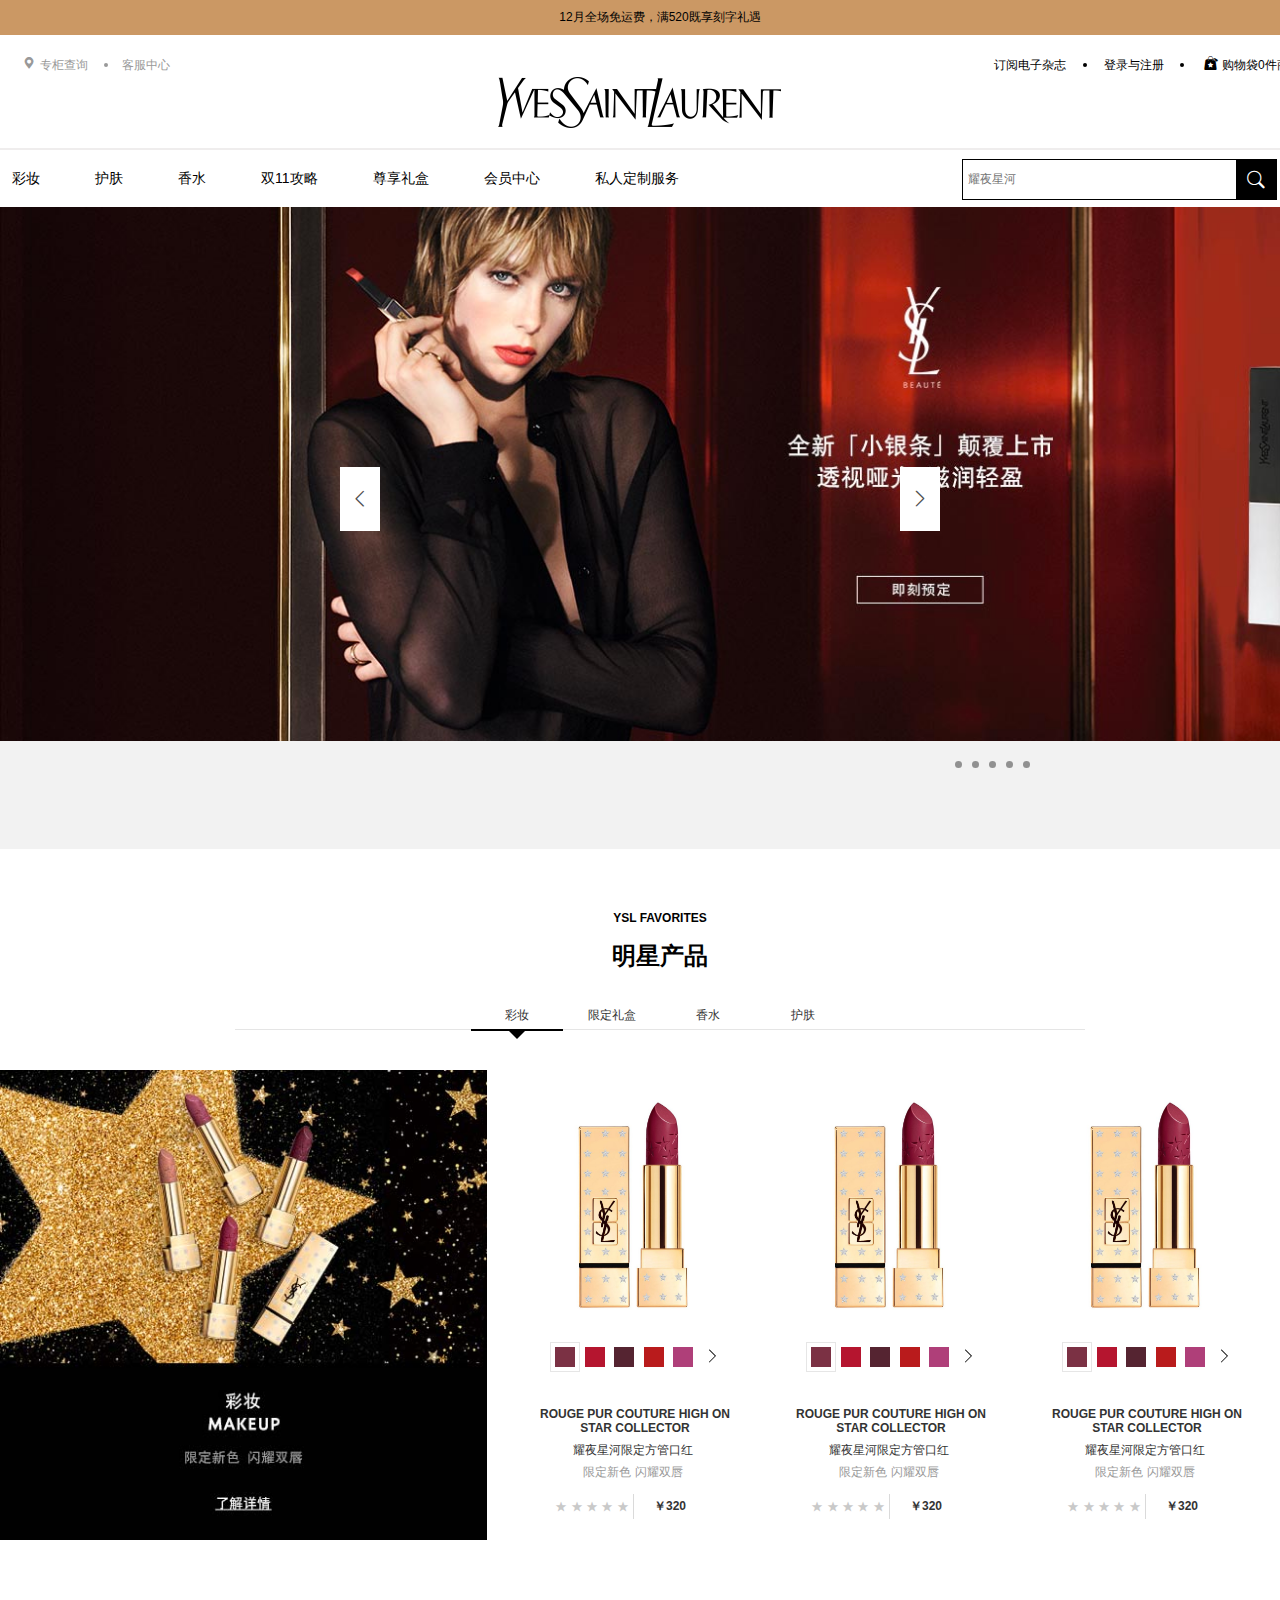
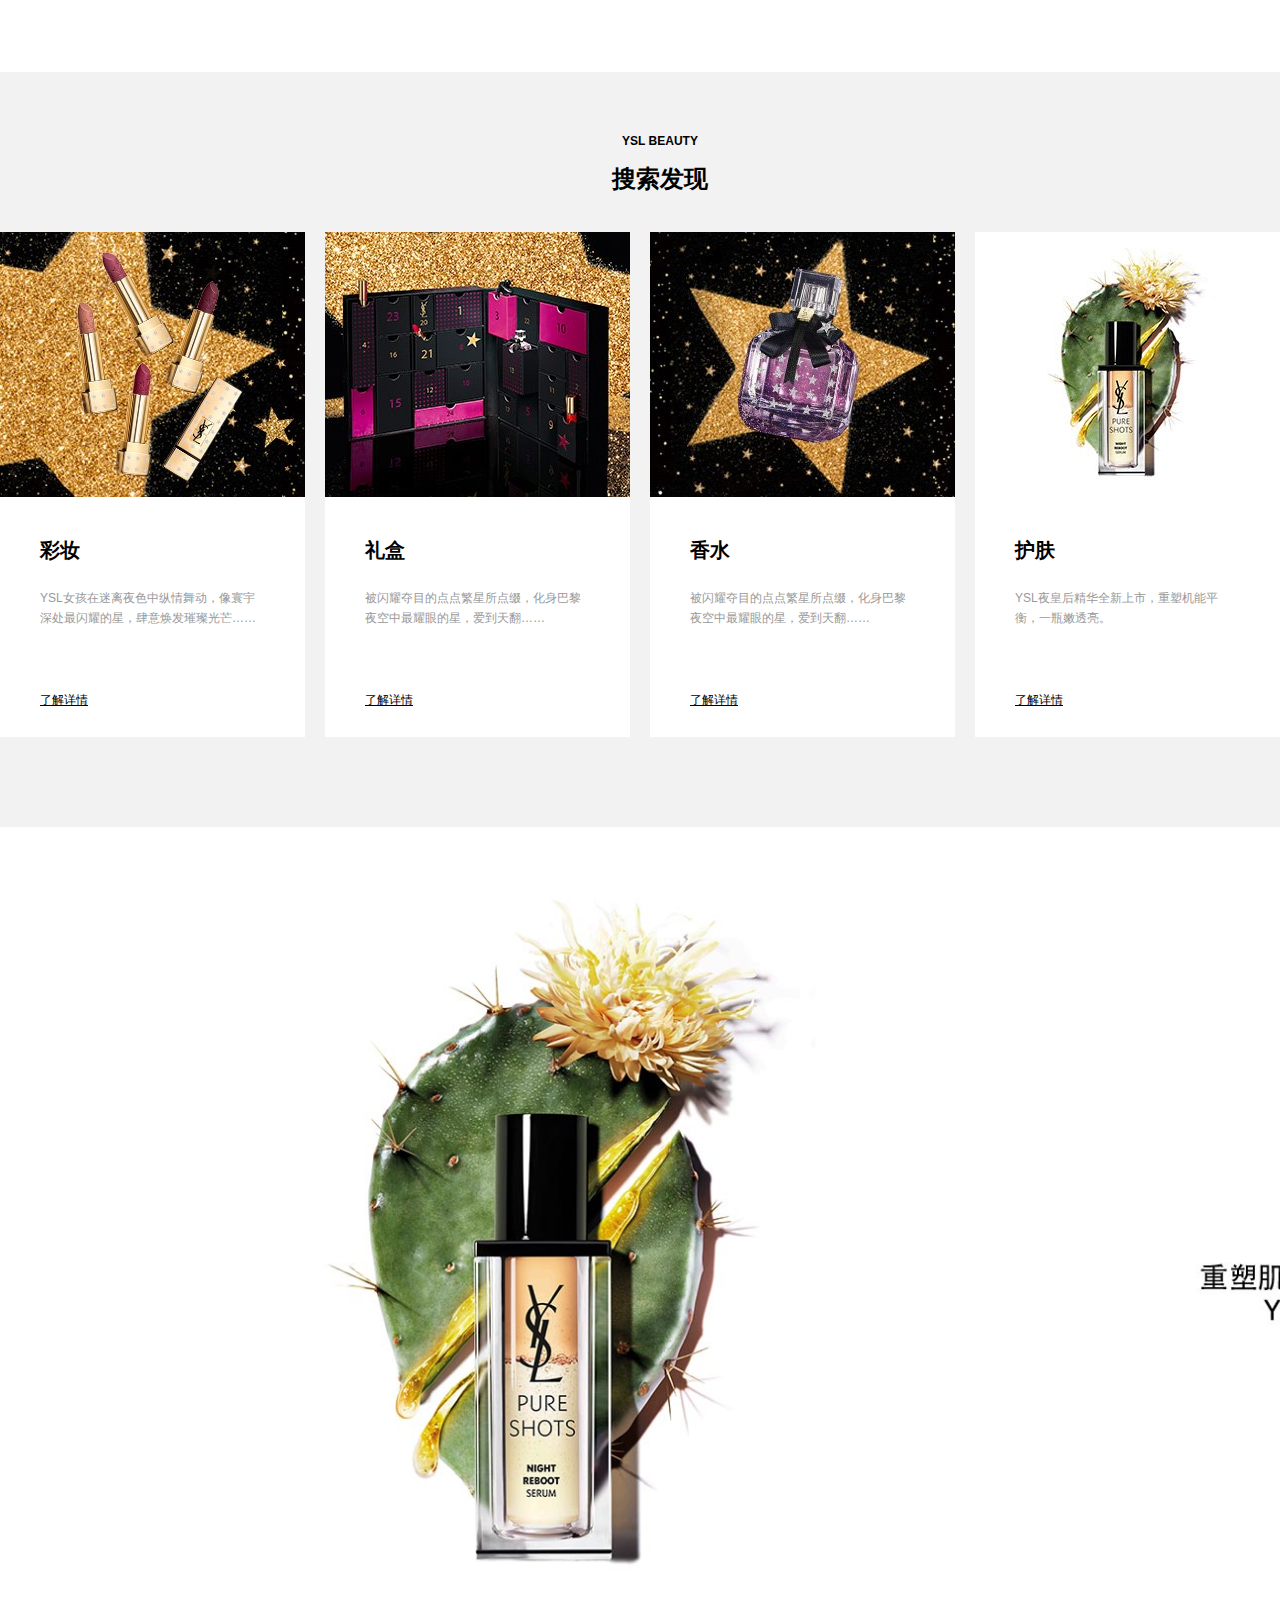
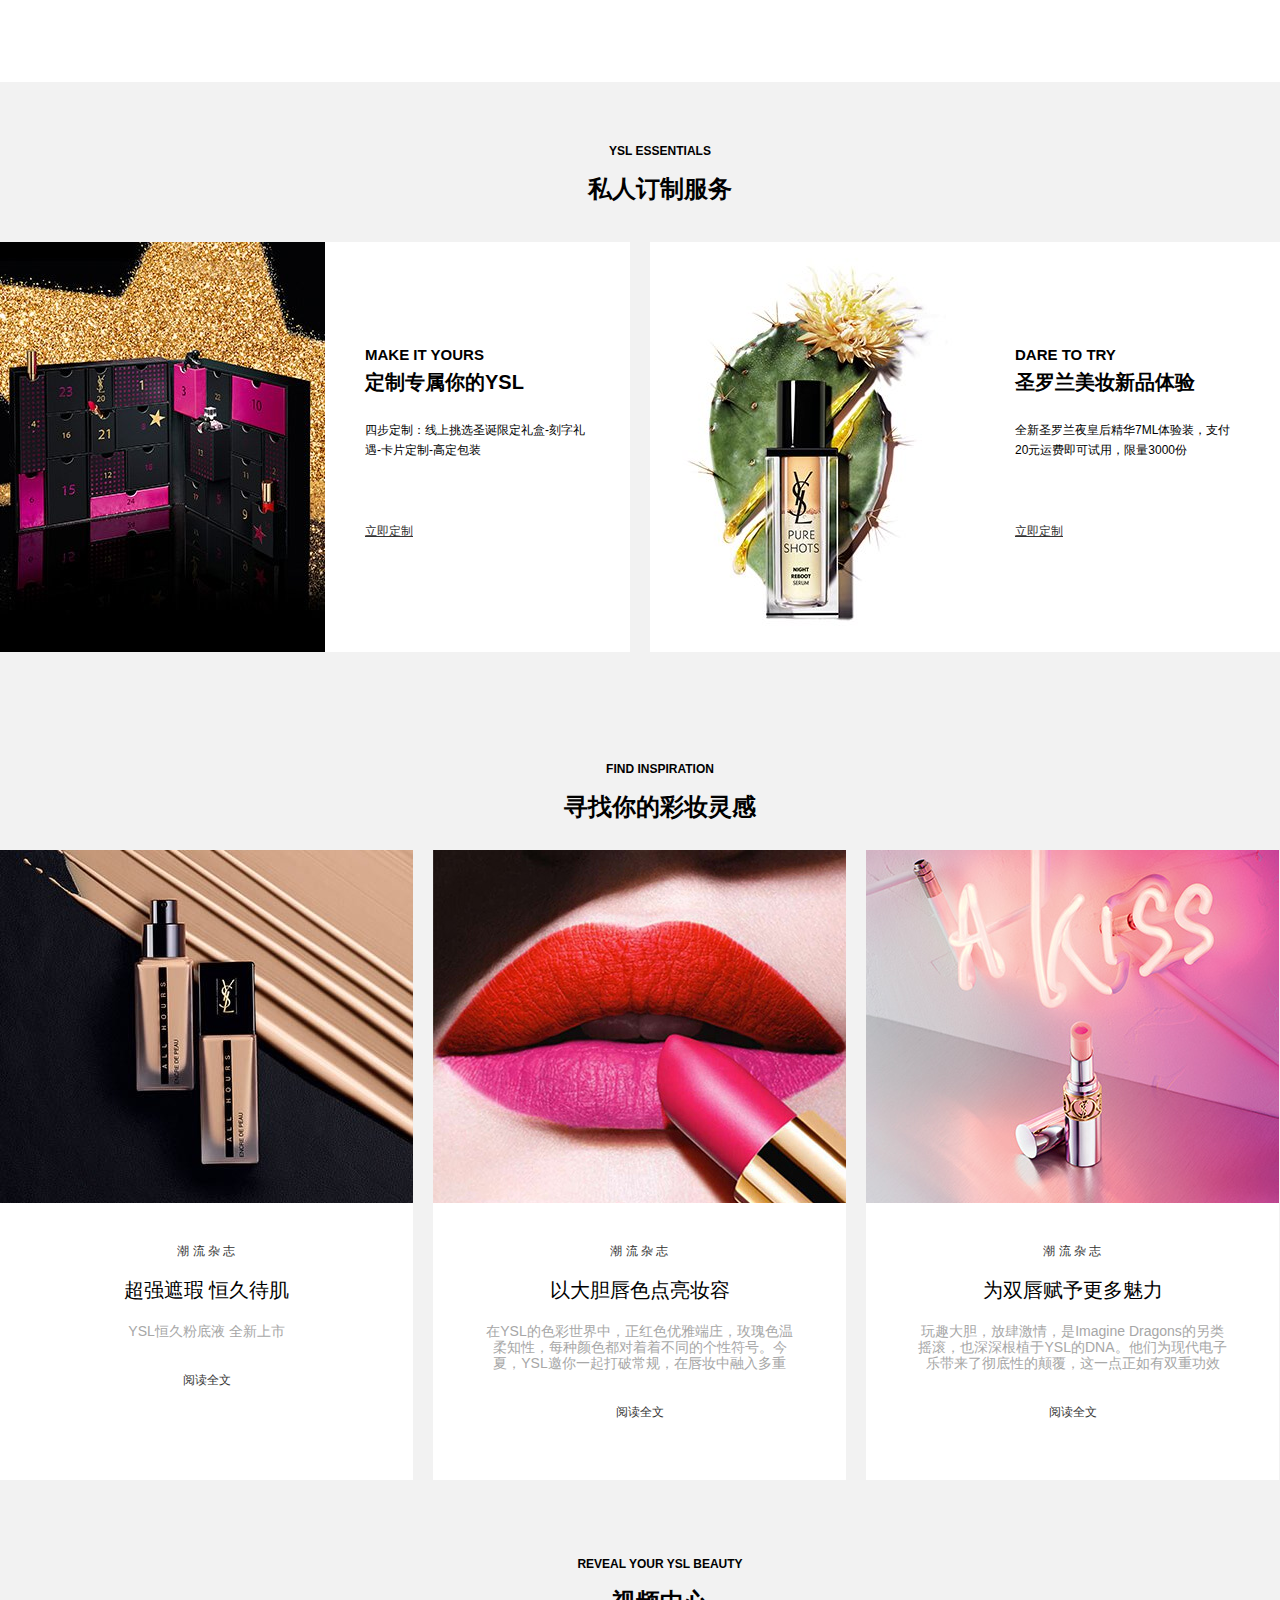
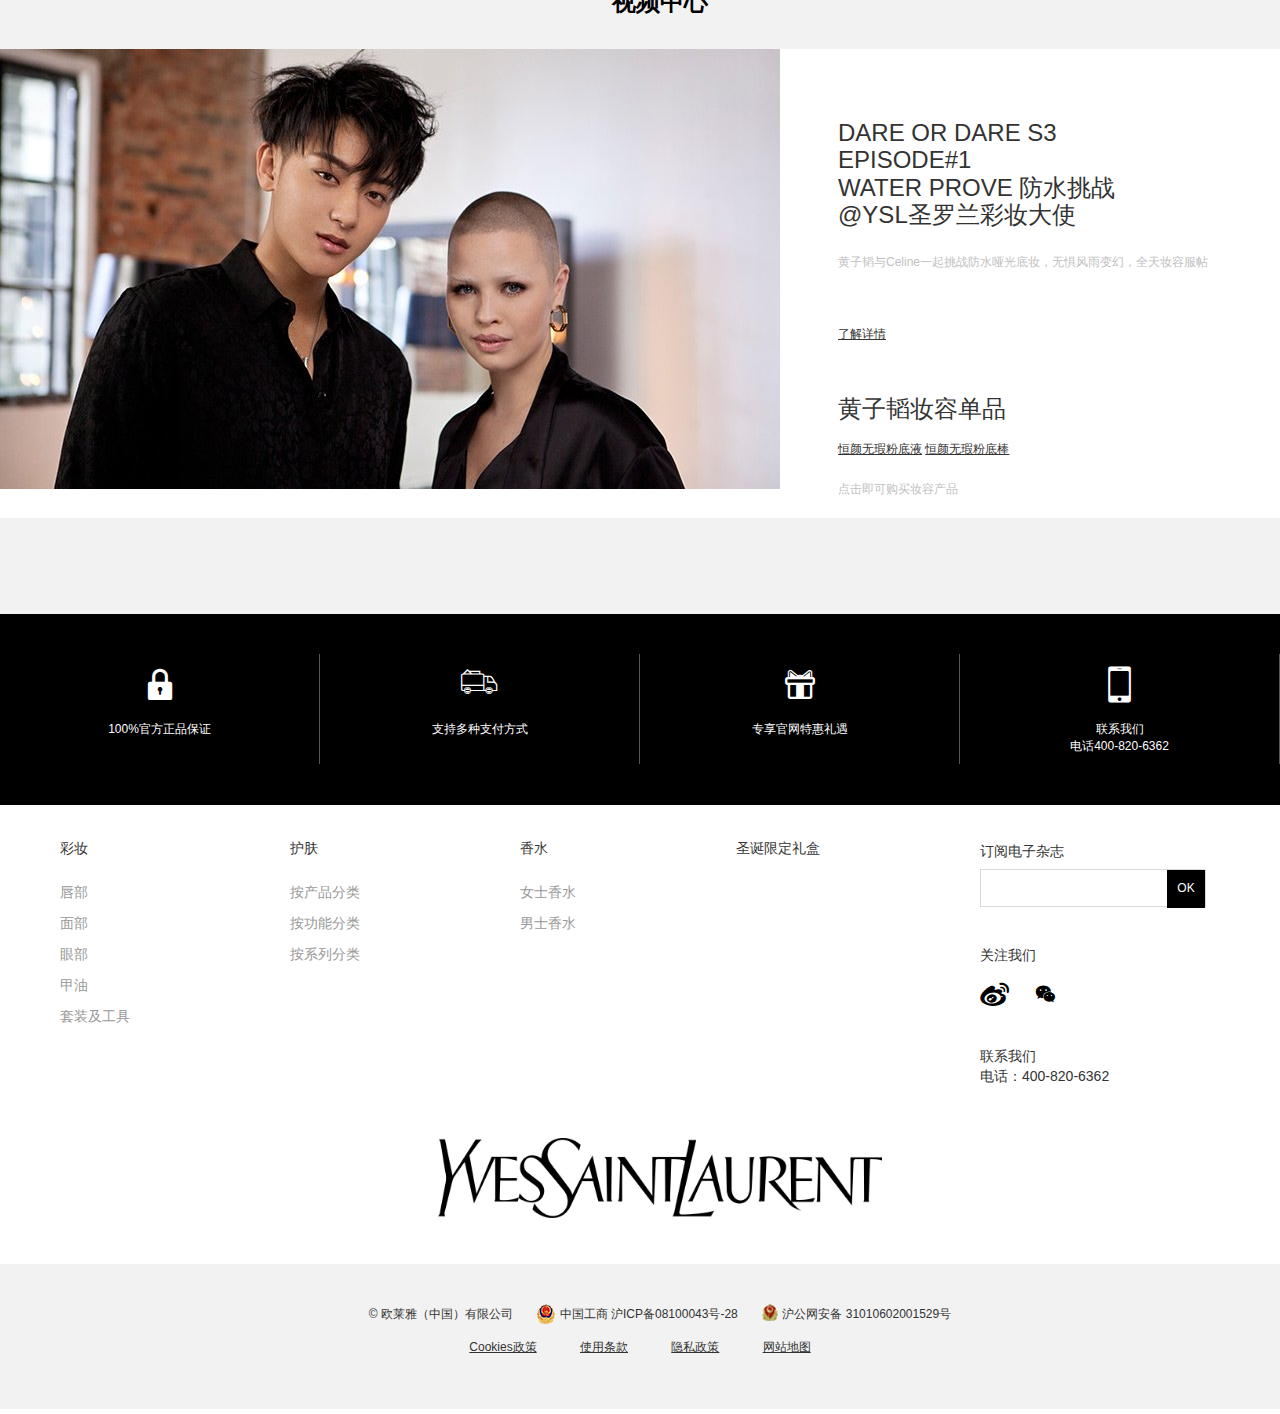
<file: index.html>
<!DOCTYPE html>
<html lang="en">

<head>
    <meta charset="UTF-8">
    <meta name="viewport" content="width=device-width, initial-scale=1.0">
    <meta http-equiv="X-UA-Compatible" content="ie=edge">
    <title>Document</title>
    <link rel="stylesheet" href="./lib/reset/reset.css">
    <link rel="stylesheet" href="./css/common.css">
    <link rel="stylesheet" href="./css/index.css">
</head>

<body>
    <!-- 顶部 -->
    <div class="top">
        <div class="container">
            <a href="">12月全场免运费，满520既享刻字礼遇</a>
        </div>
    </div>
    <!-- 顶部导航 -->
    <div class="topnav">
        <div class="container">
            <div class="topnav-left">
                <a href=""><i class="iconfont">&#xe734;</i> 专柜查询</a>
                <a href="" class="dian">客服中心</a>
            </div>
            <img src="./img/logo.png" alt="">
            <div class="topnav-right">
                <a href="#">订阅电子杂志</a>
                <a href="#" class="dian">登录与注册</a>
                <a href="#"><i class="iconfont">&#xe719;</i> 购物袋0件商品 <i class="iconfont">&#xe642;</i></a>
            </div>
            <hr>
        </div>
    </div>
    <!-- 搜索框 -->
    <div class="searchnav">
        <div class="container clearfix">
            <div class="searchnav-tab">
                <a href="" class="cai"><span>彩妆</span>
                </a>
                <div class="mylips">
                        <div class="mylips-text clearfix">
                            <dl>
                                <dt><a href="./lip.html">唇部</a></dt>
                                <dd>唇膏</dd>
                                <dd>唇釉</dd>
                                <dd>唇油</dd>
                                <dd>唇颊霜</dd>
                            </dl>
                            <dl>
                                <dt>面部</dt>
                                <dd>明彩笔</dd>
                                <dd>妆前隔离</dd>
                                <dd>粉底</dd>
                                <dd>粉饼</dd>
                                <dd>蜜粉</dd>
                                <dd>腮红</dd>
                            </dl>
                            <dl>
                                <dt>眼部</dt>
                                <dd>睫毛膏</dd>
                                <dd>眼线</dd>
                                <dd>眉笔</dd>
                                <dd>眼影</dd>
                            </dl>
                            <dl>
                                <dt>甲油</dt>
                            </dl>
                            <dl>
                                <dt>套装及工具</dt>
                            </dl>
                        </div>
                        <div class="mylips-show">
                            <div class="mylips-show-one">
                                <strong class="new-product">新品</strong>
                                <img src="./img/index_1.jpg" alt="">
                                <h4>圣罗兰细管纯口红</h4>
                                <p>不羁16色 顷刻颠倒</p>
                                <a href="">了解详情</a>
                            </div>
                            <div class="mylips-show-two">
                                <strong class="new-product">新品</strong>
                                <img src="./img/index_2.jpg" alt="">
                                <h4>圣罗兰[银气垫]</h4>
                                <p>高度遮瑕 整日持妆</p>
                                <a href="">了解详情</a>
                            </div>
                        </div>
                    </div>
                <a href="">护肤</a>
                <a href="">香水</a>
                <a href="">双11攻略</a>
                <a href="">尊享礼盒</a>
                <a href="">会员中心</a>
                <a href="">私人定制服务</a>
            </div>
            <div class="searchnav-search">
                <input type="text" placeholder="耀夜星河">
                <div class="searchnav-search-reading">
                    <i class="iconfont">&#xe6dd;</i>
                </div>
            </div>
        </div>
    </div>
    <!-- 轮播图 -->
    <div class="carousel">
        <a href="./xiguan.html"><img src="./img/index_carousel.jpg" alt=""></a>
        <i class="iconfont left">&#xe74a;</i>
        <i class="iconfont right">&#xe74b;</i>
        <ul>
            <li></li>
            <li></li>
            <li></li>
            <li></li>
            <li></li>
        </ul>
    </div>
    <!-- 明星产品 -->
    <div class="star">
        <div class="container">
            <div class="star-title">
                <h4>YSL FAVORITES</h4>
                <h2>明星产品</h2>
                <div class="star-title-tab">
                    <a href="">彩妆</a>
                    <a href="">限定礼盒</a>
                    <a href="">香水</a>
                    <a href="">护肤</a>
                </div>
            </div>
            <div class="star-content clearfix">
                <a href="./rotation.html"><img src="./img/index_star.jpg" class="cosmetics"></a>
                <div class="star-content-right">
                    <a href="./cosmetics.html">
                        <img src="./img/star_1.jpg" alt="">
                        <img src="./img/star_2.png" class="color-lump">
                        <h2>ROUGE PUR COUTURE HIGH ON STAR COLLECTOR</h2>
                        <p>耀夜星河限定方管口红</p>
                        <span>限定新色 闪耀双唇</span>
                        <div class="star-content-right-footer">
                            <div class="five-star">
                                <i class="iconfont">&#xe66f;</i>
                                <i class="iconfont">&#xe66f;</i>
                                <i class="iconfont">&#xe66f;</i>
                                <i class="iconfont">&#xe66f;</i>
                                <i class="iconfont">&#xe66f;</i>
                            </div>
                            <del>￥320</del>
                        </div>
                    </a>
                    <a href="">
                        <img src="./img/star_1.jpg" alt="">
                        <img src="./img/star_2.png" class="color-lump">
                        <h2>ROUGE PUR COUTURE HIGH ON STAR COLLECTOR</h2>
                        <p>耀夜星河限定方管口红</p>
                        <span>限定新色 闪耀双唇</span>
                        <div class="star-content-right-footer">
                            <div class="five-star">
                                <i class="iconfont">&#xe66f;</i>
                                <i class="iconfont">&#xe66f;</i>
                                <i class="iconfont">&#xe66f;</i>
                                <i class="iconfont">&#xe66f;</i>
                                <i class="iconfont">&#xe66f;</i>
                            </div>
                            <del>￥320</del>
                        </div>
                    </a>
                    <a href="">
                        <img src="./img/star_1.jpg" alt="">
                        <img src="./img/star_2.png" class="color-lump">
                        <h2>ROUGE PUR COUTURE HIGH ON STAR COLLECTOR</h2>
                        <p>耀夜星河限定方管口红</p>
                        <span>限定新色 闪耀双唇</span>
                        <div class="star-content-right-footer">
                            <div class="five-star">
                                <i class="iconfont">&#xe66f;</i>
                                <i class="iconfont">&#xe66f;</i>
                                <i class="iconfont">&#xe66f;</i>
                                <i class="iconfont">&#xe66f;</i>
                                <i class="iconfont">&#xe66f;</i>
                            </div>
                            <del>￥320</del>
                        </div>
                    </a>
                </div>
            </div>
        </div>
    </div>
    <!-- 搜索发现 -->
    <div class="find">
        <div class="container">
            <div class="find-title">
                <h4>YSL BEAUTY</h4>
                <h2>搜索发现</h2>
            </div>
            <div class="find-content">
                <a href="">
                    <img src="./img/caizhuang.jpg" alt="">
                    <h2>彩妆</h2>
                    <p>YSL女孩在迷离夜色中纵情舞动，像寰宇深处最闪耀的星，肆意焕发璀璨光芒……</p>
                    <del>了解详情</del>
                </a>
                <a href="">
                    <img src="./img/index_find_1.jpg" alt="">
                    <h2>礼盒</h2>
                    <p>被闪耀夺目的点点繁星所点缀，化身巴黎夜空中最耀眼的星，爱到天翻……</p>
                    <del>了解详情</del>
                </a>
                <a href="">
                    <img src="./img/index_find_2.jpg" alt="">
                    <h2>香水</h2>
                    <p>被闪耀夺目的点点繁星所点缀，化身巴黎夜空中最耀眼的星，爱到天翻……</p>
                    <del>了解详情</del>
                </a>
                <a href="">
                    <img src="./img/index_find_3.jpg" alt="">
                    <h2>护肤</h2>
                    <p>YSL夜皇后精华全新上市，重塑机能平衡，一瓶嫩透亮。</p>
                    <del>了解详情</del>
                </a>
            </div>
        </div>
    </div>
    <!-- 皇后精华大图 -->
    <div class="ad">
        <img src="./img/index_carousel_2.jpg" alt="">
    </div>
    <!-- 私人定制服务 -->
    <div class="make">
        <div class="container">
            <div class="make-title">
                <h4>YSL ESSENTIALS</h4>
                <h2>私人订制服务</h2>
            </div>
            <div class="make-content">
                <div class="make-content-left">
                    <a href=""><img src="./img/index_make_1.jpg" alt=""></a>
                    <div class="make-content-left-text">
                        <h2>MAKE IT YOURS</h2>
                        <h3>定制专属你的YSL</h3>
                        <p>四步定制：线上挑选圣诞限定礼盒-刻字礼遇-卡片定制-高定包装</p>
                        <a href="">立即定制</a>
                    </div>
                </div>
                <div class="make-content-left">
                    <a href=""><img src="./img/index_make_2.jpg" alt=""></a>
                    <div class="make-content-left-text">
                        <h2>DARE TO TRY</h2>
                        <h3>圣罗兰美妆新品体验</h3>
                        <p>全新圣罗兰夜皇后精华7ML体验装，支付20元运费即可试用，限量3000份</p>
                        <a href="">立即定制</a>
                    </div>
                </div>
            </div>
        </div>
    </div>
    <!-- 寻找你的妆彩灵感 -->
    <div class="ins">
        <div class="container">
            <div class="ins-title">
                <h4>FIND INSPIRATION</h4>
                <h2>寻找你的彩妆灵感</h2>
            </div>
            <div class="ins-content">
                <div class="ins-content-one">
                    <img src="./img/index_ins_1.jpg" alt="">
                    <div class="ins-content-one-text">
                        <a class="title-one">潮 流 杂 志</a>
                        <a class="title-two">超强遮瑕 恒久待肌</a>
                        <p>YSL恒久粉底液 全新上市</p>
                        <a class="title-three">阅读全文</a>
                    </div>
                </div>
                <div class="ins-content-one">
                    <img src="./img/index_ins_2.jpg" alt="">
                    <div class="ins-content-one-text">
                        <a class="title-one">潮 流 杂 志</a>
                        <a class="title-two">以大胆唇色点亮妆容</a>
                        <p>在YSL的色彩世界中，正红色优雅端庄，玫瑰色温柔知性，每种颜色都对着着不同的个性符号。今夏，YSL邀你一起打破常规，在唇妆中融入多重</p>
                        <a class="title-three">阅读全文</a>
                    </div>
                </div>
                <div class="ins-content-one">
                    <img src="./img/index_ins_3.jpg" alt="">
                    <div class="ins-content-one-text">
                        <a class="title-one">潮 流 杂 志</a>
                        <a class="title-two">为双唇赋予更多魅力</a>
                        <p>玩趣大胆，放肆激情，是Imagine Dragons的另类摇滚，也深深根植于YSL的DNA。他们为现代电子乐带来了彻底性的颠覆，这一点正如有双重功效</p>
                        <a class="title-three">阅读全文</a>
                    </div>
                </div>
            </div>
        </div>
    </div>
    <!-- 视频中心 -->
    <div class="video">
        <div class="container">
            <div class="video-title">
                <h4>REVEAL YOUR YSL BEAUTY</h4>
                <h2>视频中心</h2>
            </div>
            <div class="video-content">
                <img src="./img/index_video_1.jpg" alt="">
                <div class="video-content-text">
                    <h2>DARE OR DARE S3<br>
                        EPISODE#1<br>
                        WATER PROVE 防水挑战<br>
                        @YSL圣罗兰彩妆大使</h2>
                    <p>黄子韬与Celine一起挑战防水哑光底妆，无惧风雨变幻，全天妆容服帖</p>
                    <a href="">了解详情</a>
                    <h3>黄子韬妆容单品</h3>
                    <a href="">恒颜无瑕粉底液</a>
                    <a href="">恒颜无瑕粉底棒</a>
                    <a href="" class="click">点击即可购买妆容产品</a>
                </div>
            </div>
        </div>
    </div>
    <!-- 承诺 -->
    <div class="promise">
        <div class="container">
            <div class="promise-one">
                <i class="iconfont">&#xe657;</i>
                <p>100%官方正品保证</p>
            </div>
            <div class="promise-one">
                <i class="iconfont">&#xe610;</i>
                <p>支持多种支付方式</p>
            </div>
            <div class="promise-one">
                <i class="iconfont">&#xe639;</i>
                <p>专享官网特惠礼遇</p>
            </div>
            <div class="promise-one">
                <i class="iconfont">&#xe615;</i>
                <p>联系我们<br>
                    电话400-820-6362</p>
            </div>
        </div>
    </div>
    <!-- 服务 -->
    <div class="server">
        <div class="container clearfix">
            <div class="server-other">
                <dl>
                    <dt><a href="">彩妆</a></dt>
                    <dd><a href="">唇部</a></dd>
                    <dd><a href="">面部</a></dd>
                    <dd><a href="">眼部</a></dd>
                    <dd><a href="">甲油</a></dd>
                    <dd><a href="">套装及工具</a></dd>
                </dl>
                <dl>
                    <dt>护肤</dt>
                    <dd><a href="">按产品分类</a></dd>
                    <dd><a href="">按功能分类</a> </dd>
                    <dd><a href="">按系列分类</a> </dd>
                </dl>
                <dl>
                    <dt>香水</dt>
                    <dd><a href="">女士香水</a></dd>
                    <dd><a href="">男士香水</a> </dd>
                </dl>
                <dl>
                    <dt>圣诞限定礼盒</dt>
                </dl>
            </div>
            <div class="server-art">
                <p>订阅电子杂志</p>
                <div class="server-art-input">
                    <input type="text">
                    <button>OK</button>
                </div>
                <p>关注我们</p>
                <i class="iconfont">&#xe608;</i>
                <i class="iconfont">&#xe686;</i>
                <p>联系我们</p>
                <p>电话：400-820-6362</p>
            </div>
        </div>
    </div>
    <!-- 底部logo -->
    <div class="logo">
        <div class="container">
            <img src="./img/logo.png" alt="">
        </div>
    </div>
    <!-- 底部 -->
    <div class="footer">
        <div class="container">
            <div class="footer-top">
                <span>© 欧莱雅（中国）有限公司</span>
                <img src="./img/fooder_1.png" alt="">
                <a href="">中国工商 沪ICP备08100043号-28 </a>
                <img src="./img/fooder_2.png" alt="">
                <a href=""> 沪公网安备 31010602001529号</a>
            </div>
            <div class="footer-bottom">
                <a href="">Cookies政策</a>
                <a href=""> 使用条款</a>
                <a href="">隐私政策</a>
                <a href="">网站地图</a>
            </div>
        </div>
    </div>
</body>

</html>
</file>
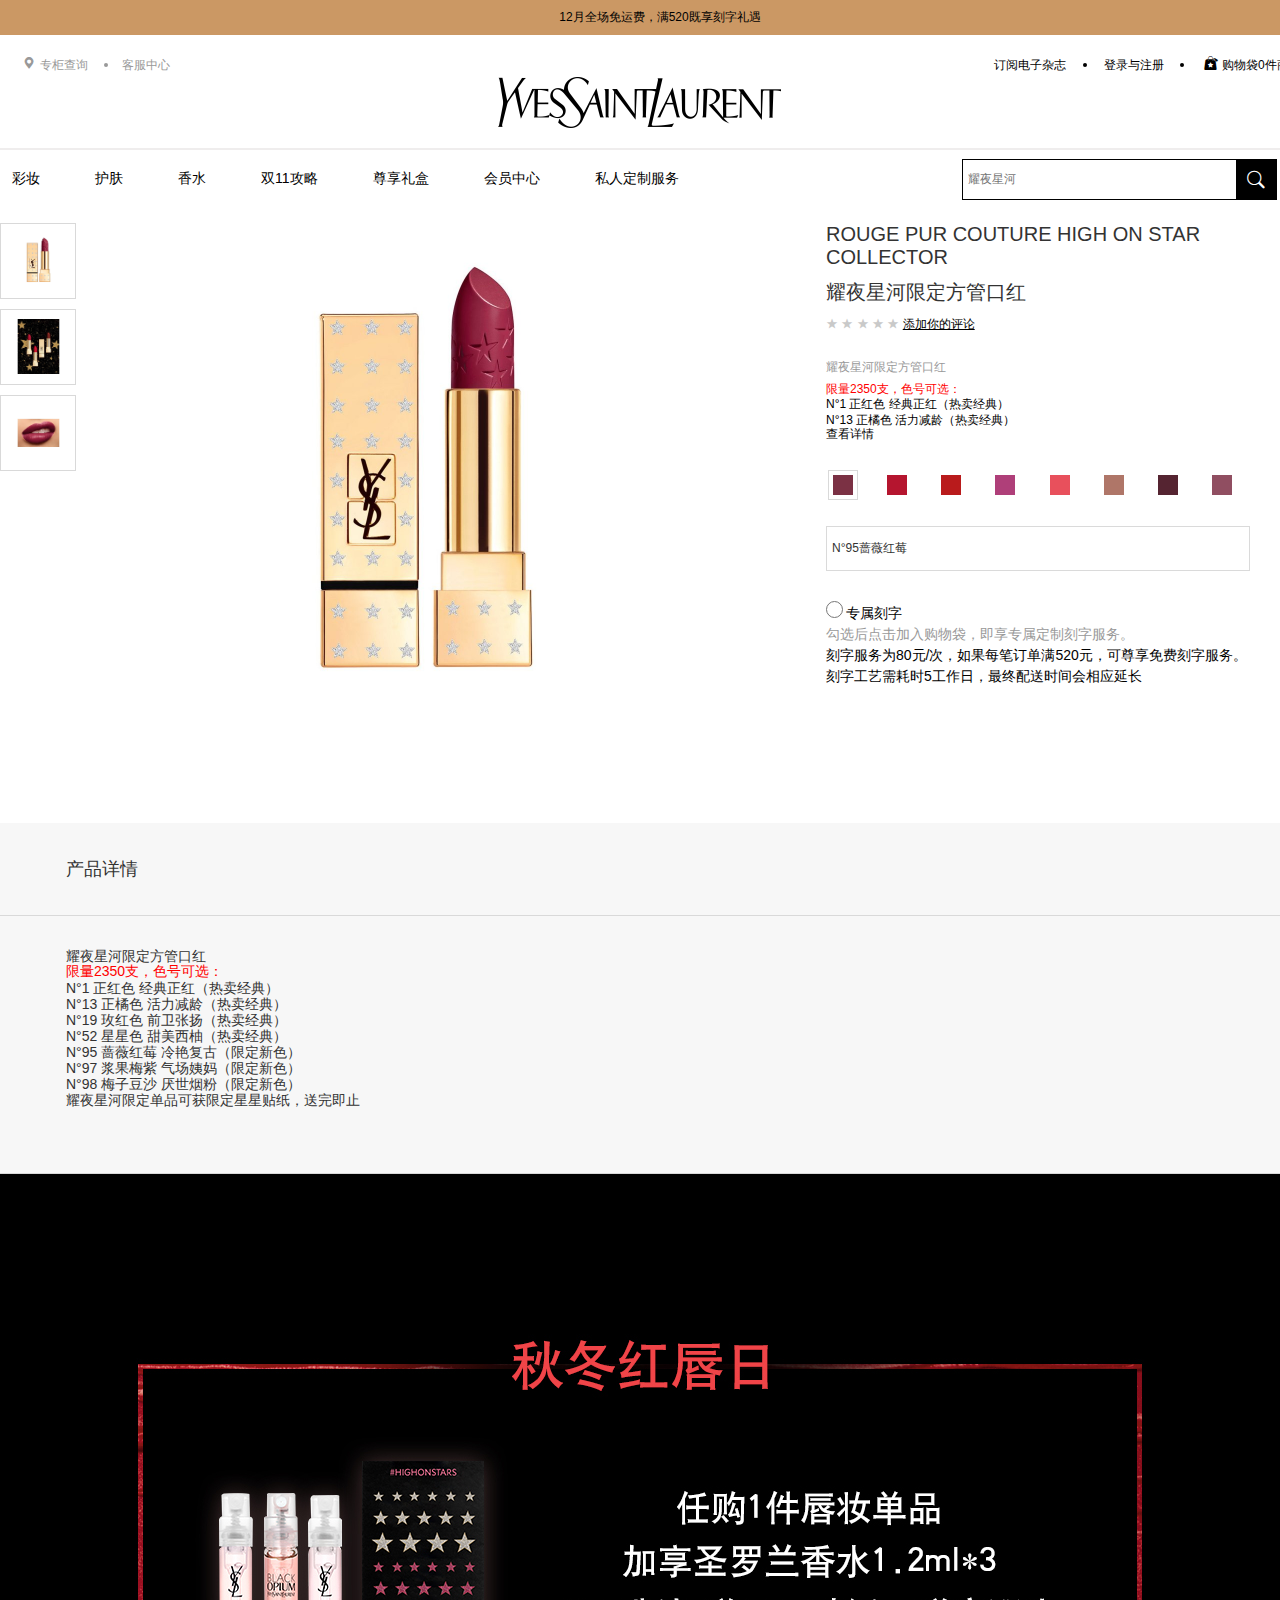
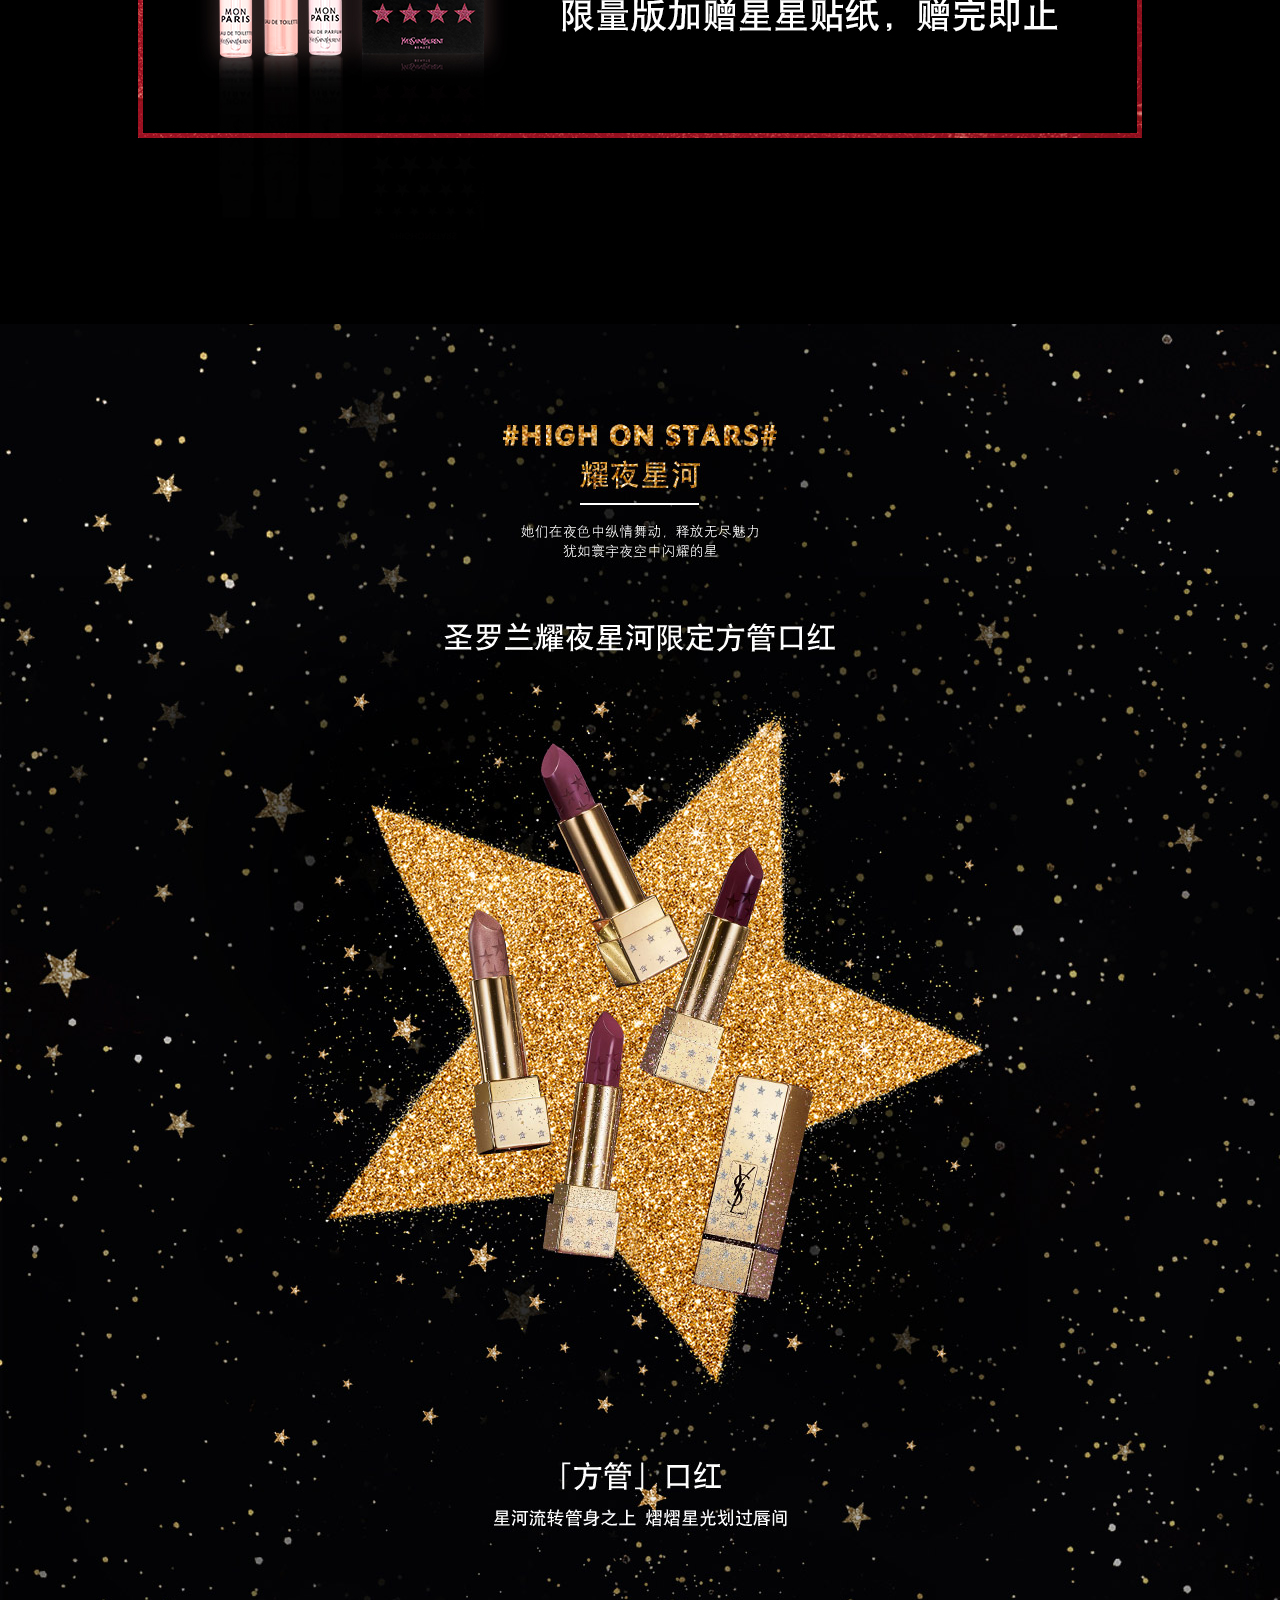
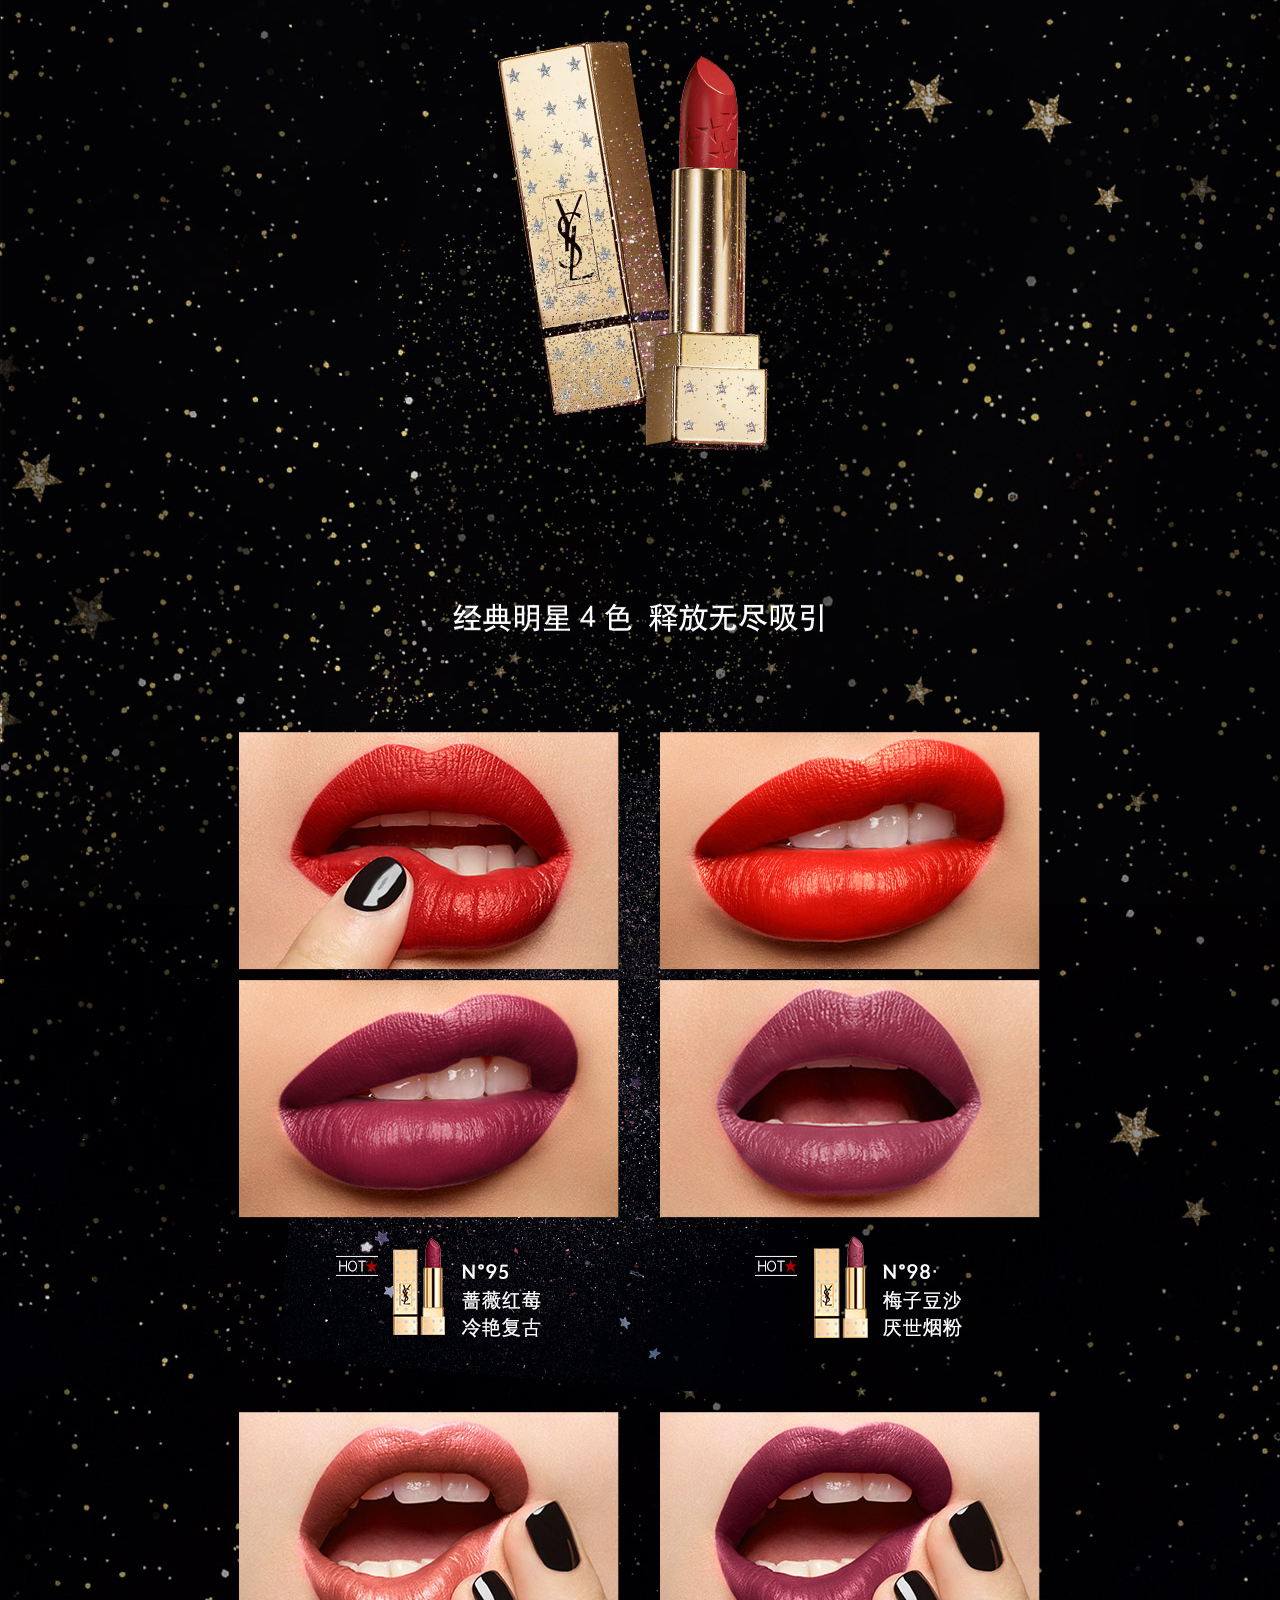
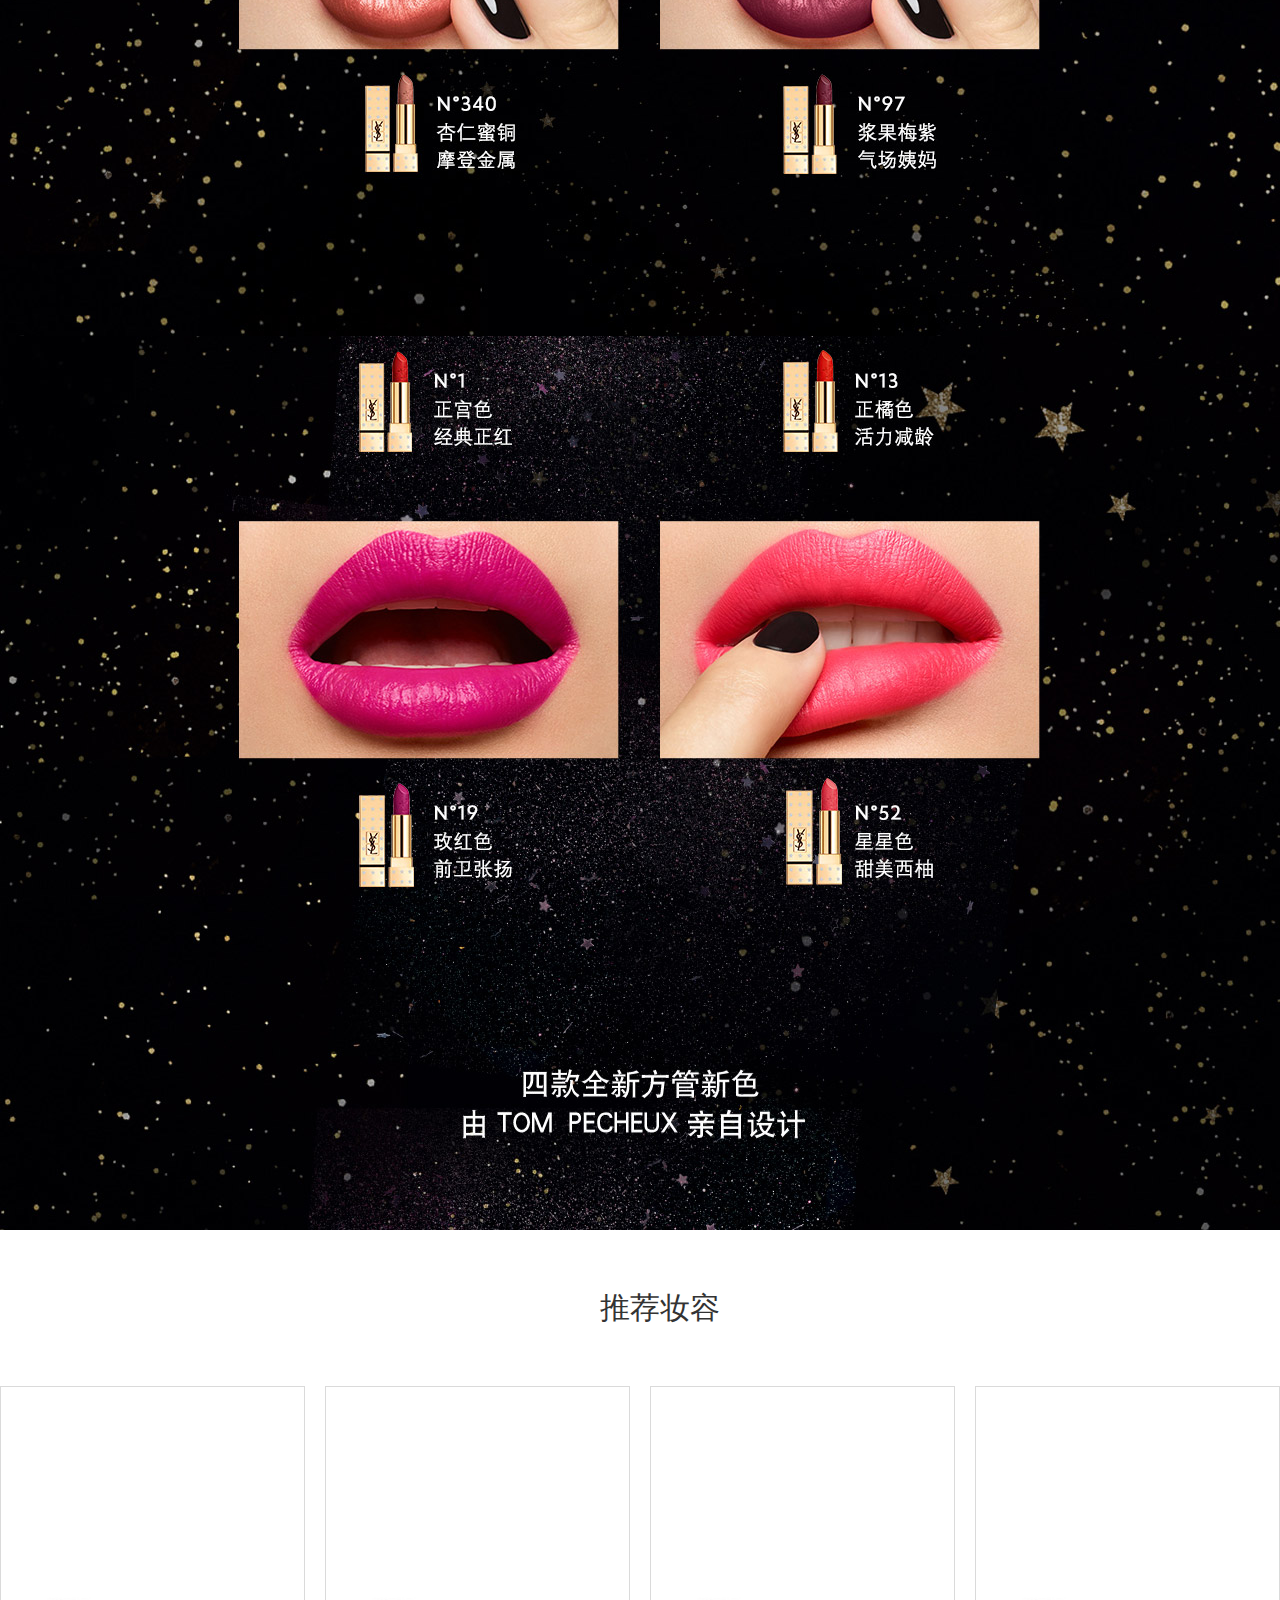
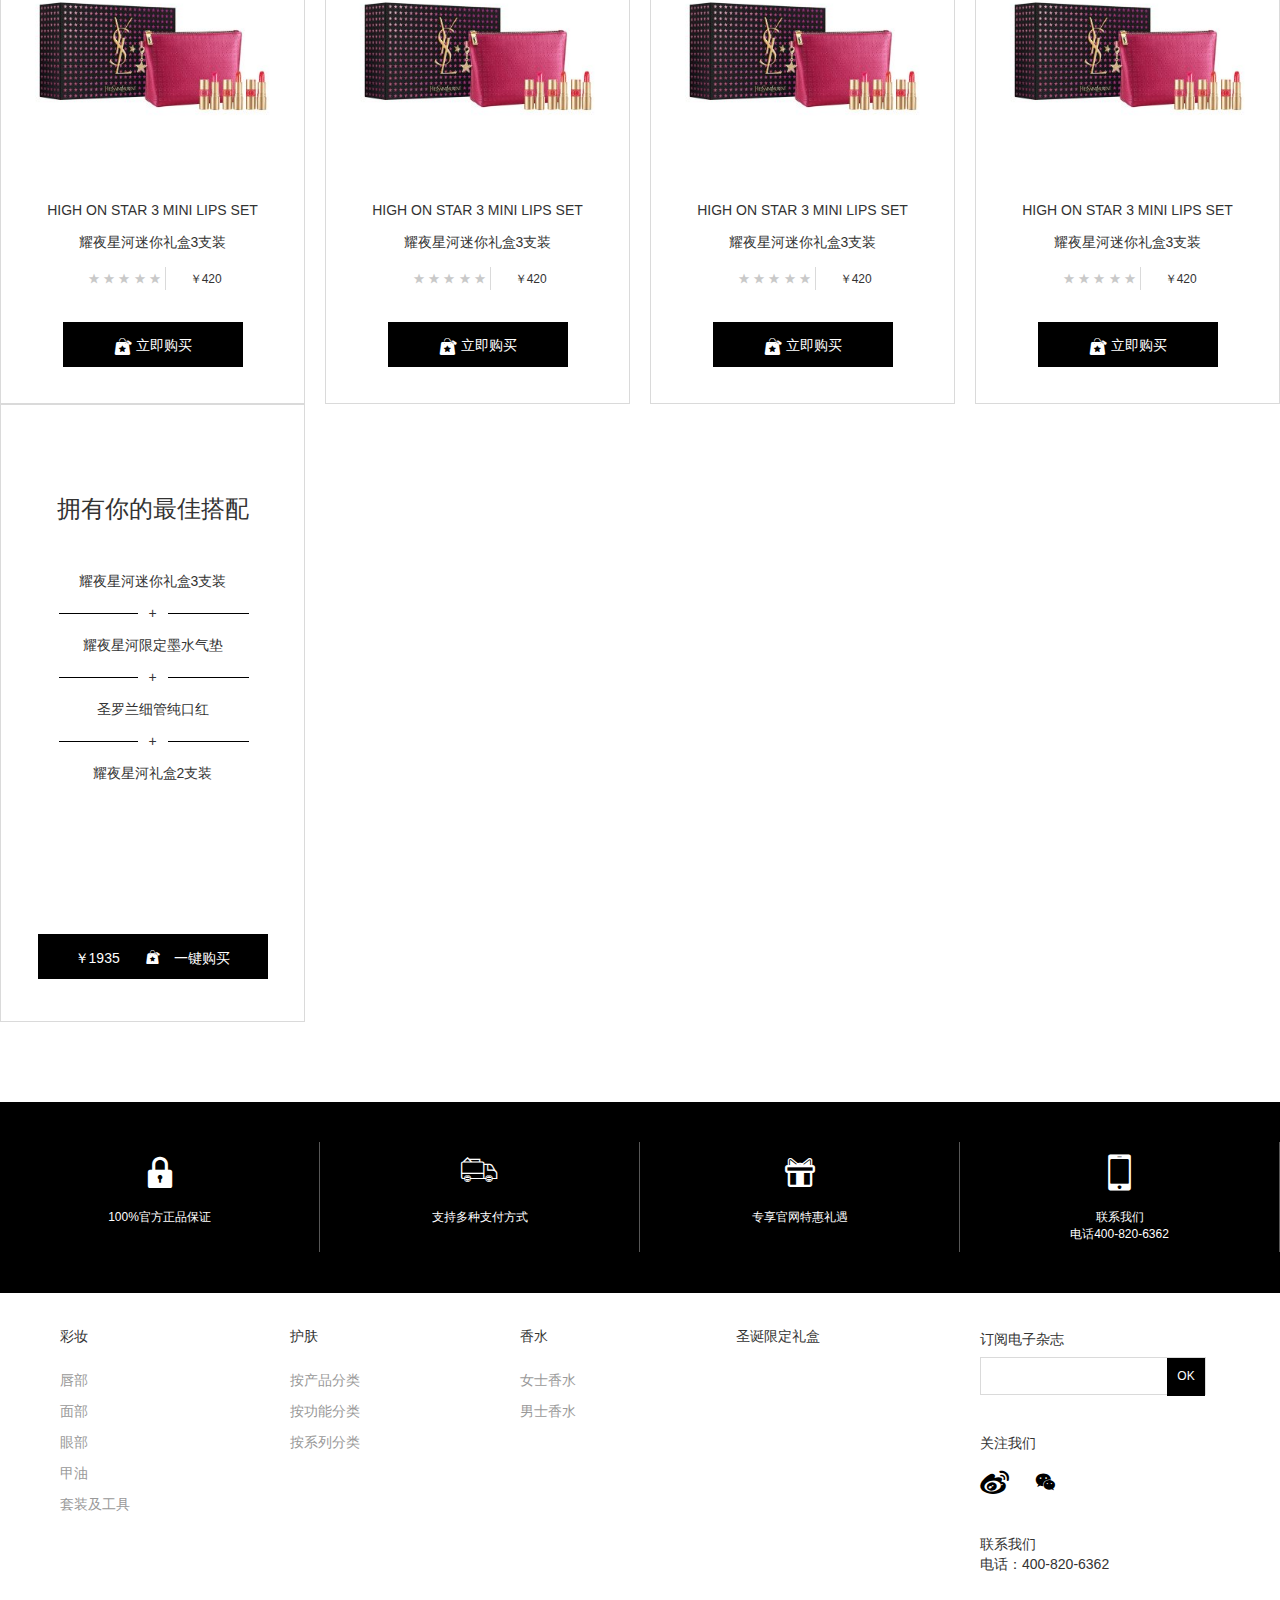
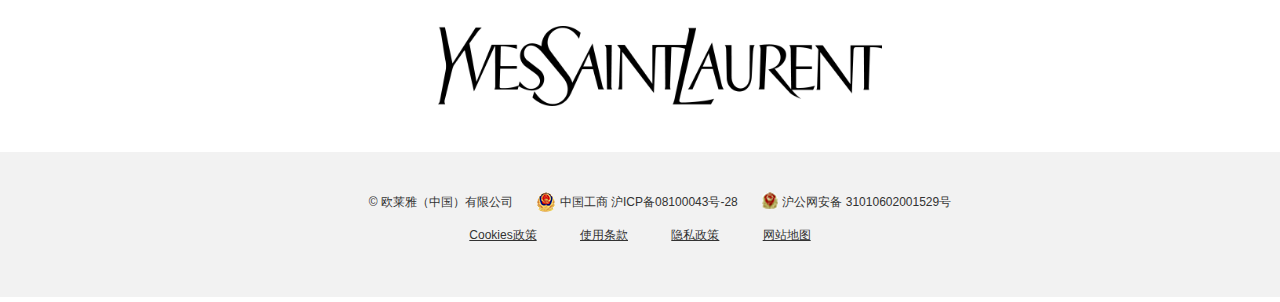
<file: cosmetics.html>
<!DOCTYPE html>
<html lang="en">

<head>
    <meta charset="UTF-8">
    <meta name="viewport" content="width=device-width, initial-scale=1.0">
    <meta http-equiv="X-UA-Compatible" content="ie=edge">
    <title>Document</title>
    <link rel="stylesheet" href="./lib/reset/reset.css">
    <link rel="stylesheet" href="./css/common.css">
    <link rel="stylesheet" href="./css/cosmetics.css">
</head>

<body>
    <!-- 顶部 -->
    <div class="top">
        <div class="container">
            <a href="">12月全场免运费，满520既享刻字礼遇</a>
        </div>
    </div>
    <!-- 顶部导航 -->
    <div class="topnav">
        <div class="container">
            <div class="topnav-left">
                <a href=""><i class="iconfont">&#xe734;</i> 专柜查询</a>
                <a href="" class="dian">客服中心</a>
            </div>
            <img src="./img/logo.png" alt="">
            <div class="topnav-right">
                <a href="">订阅电子杂志</a>
                <a href="" class="dian">登录与注册</a>
                <a href=""><i class="iconfont">&#xe719;</i> 购物袋0件商品 <i class="iconfont">&#xe642;</i></a>
            </div>
            <hr>
        </div>
    </div>
    <!-- 搜索框 -->
    <div class="searchnav">
        <div class="container clearfix">
            <div class="searchnav-tab">
                <a href="" class="cai"><span>彩妆</span>
                </a>
                <div class="mylips">
                    <div class="mylips-text clearfix">
                        <dl>
                            <dt>唇部</dt>
                            <dd>唇膏</dd>
                            <dd>唇釉</dd>
                            <dd>唇油</dd>
                            <dd>唇颊霜</dd>
                        </dl>
                        <dl>
                            <dt>面部</dt>
                            <dd>明彩笔</dd>
                            <dd>妆前隔离</dd>
                            <dd>粉底</dd>
                            <dd>粉饼</dd>
                            <dd>蜜粉</dd>
                            <dd>腮红</dd>
                        </dl>
                        <dl>
                            <dt>眼部</dt>
                            <dd>睫毛膏</dd>
                            <dd>眼线</dd>
                            <dd>眉笔</dd>
                            <dd>眼影</dd>
                        </dl>
                        <dl>
                            <dt>甲油</dt>
                        </dl>
                        <dl>
                            <dt>套装及工具</dt>
                        </dl>
                    </div>
                    <div class="mylips-show">
                        <div class="mylips-show-one">
                            <strong class="new-product">新品</strong>
                            <img src="./img/index_1.jpg" alt="">
                            <h4>圣罗兰细管纯口红</h4>
                            <p>不羁16色 顷刻颠倒</p>
                            <a href="">了解详情</a>
                        </div>
                        <div class="mylips-show-two">
                            <strong class="new-product">新品</strong>
                            <img src="./img/index_2.jpg" alt="">
                            <h4>圣罗兰[银气垫]</h4>
                            <p>高度遮瑕 整日持妆</p>
                            <a href="">了解详情</a>
                        </div>
                    </div>
                </div>
                <a href="">护肤</a>
                <a href="">香水</a>
                <a href="">双11攻略</a>
                <a href="">尊享礼盒</a>
                <a href="">会员中心</a>
                <a href="">私人定制服务</a>
            </div>
            <div class="searchnav-search">
                <input type="text" placeholder="耀夜星河">
                <div class="searchnav-search-reading">
                    <i class="iconfont">&#xe6dd;</i>
                </div>
            </div>
        </div>
    </div>
    <!-- 商品 -->
    <div class="shop">
        <div class="container">
            <div class="shop-left">
                <div class="shop-left-small">
                    <a href=""><img src="./img/star_1.jpg" alt=""></a>
                    <a href=""><img src="./img/shop-left-1.jpg" alt=""></a>
                    <a href=""><img src="./img/shop-left-2.jpg" alt=""></a>
                </div>

                <img src="./img/star_1.jpg" alt="">
            </div>
            <div class="shop-right">
                <div class="shop-right-title">
                    <h4>ROUGE PUR COUTURE HIGH ON STAR COLLECTOR</h4>
                    <h2>耀夜星河限定方管口红</h2>
                    <i class="iconfont">&#xe66f;</i>
                    <i class="iconfont">&#xe66f;</i>
                    <i class="iconfont">&#xe66f;</i>
                    <i class="iconfont">&#xe66f;</i>
                    <i class="iconfont">&#xe66f;</i>
                    <a href="">添加你的评论</a>
                    <span>耀夜星河限定方管口红</span>
                    <strong>限量2350支，色号可选：</strong>
                    <p>N°1 正红色 经典正红（热卖经典）</p>
                    <p>N°13 正橘色 活力减龄（热卖经典）</p>
                    <a>查看详情</a>
                </div>
                <!-- 色号 -->
                <div class="shop-right-color">
                    <img src="./img/shop_right_1.png" alt="">
                    <input type="text" value="N°95蔷薇红莓">
                    <input type="radio" name="" class="single">
                    <p>专属刻字 </p>
                    <i>勾选后点击加入购物袋，即享专属定制刻字服务。</i>
                    <p>刻字服务为80元/次，如果每笔订单满520元，可尊享免费刻字服务。刻字工艺需耗时5工作日，最终配送时间会相应延长</p>
                </div>
            </div>
        </div>
    </div>
    <!-- 产品详情 -->
    <div class="details">
        <div class="container">
            <div class="details-title">
                <h3>产品详情</h3>
            </div>
            <div class="details-content">
                <p>耀夜星河限定方管口红</p>
                <strong>限量2350支，色号可选：</strong>
                <p>N°1 正红色 经典正红（热卖经典）</p>
                <p>N°13 正橘色 活力减龄（热卖经典）</p>
                <p>N°19 玫红色 前卫张扬（热卖经典）</p>
                <p>N°52 星星色 甜美西柚（热卖经典）</p>
                <p>N°95 蔷薇红莓 冷艳复古（限定新色）</p>
                <p>N°97 浆果梅紫 气场姨妈（限定新色）</p>
                <p>N°98 梅子豆沙 厌世烟粉（限定新色）</p>
                <p>耀夜星河限定单品可获限定星星贴纸，送完即止</p>
            </div>

        </div>
    </div>
    <!-- 产品广告 -->
    <div class="ad">
        <div class="container">
            <img src="./img/cosmetics_ad_1.jpg" alt="">
            <img src="./img/cosmetics_ad_2.jpg" alt="">
            <img src="./img/cosmetics_ad_3.jpg" alt="">
            <img src="./img/cosmetics_ad_4.jpg" alt="">
            <img src="./img/cosmetics_ad_5.jpg" alt="">
        </div>
    </div>
    <!-- 妆容推荐 -->
    <div class="rec">
        <div class="container">
            <div class="rec-title">
                <h2>推荐妆容</h2>
            </div>
            <div class="rec-content">
                <div class="rec-content-one">
                    <img src="./img/cosmetics_rec_1.jpg" alt="">
                    <div class="appear">
                        <a class="pur"> 
                            <i class="iconfont">&#xe719;</i>
                            <p>立即购买</p>
                        </a>
                        <a class="text">查看详情</a>
                    </div>
                    <a href="">HIGH ON STAR 3 MINI LIPS SET</a>
                    <a href="">耀夜星河迷你礼盒3支装</a>
                    <div class="five-star">
                        <i class="iconfont">&#xe66f;</i>
                        <i class="iconfont">&#xe66f;</i>
                        <i class="iconfont">&#xe66f;</i>
                        <i class="iconfont">&#xe66f;</i>
                        <i class="iconfont">&#xe66f;</i>
                    </div>
                    <span>￥420</span>
                    <div class="purchase">
                        <i class="iconfont">&#xe719;</i>
                        <p>立即购买</p>
                    </div>
                </div>
                <div class="rec-content-one">
                    <img src="./img/cosmetics_rec_1.jpg" alt="">
                    <div class="appear">
                            <a class="pur"> 
                                <i class="iconfont">&#xe719;</i>
                                <p>立即购买</p>
                            </a>
                            <a class="text">查看详情</a>
                        </div>
                    <a href="">HIGH ON STAR 3 MINI LIPS SET</a>
                    <a href="">耀夜星河迷你礼盒3支装</a>
                    <div class="five-star">
                        <i class="iconfont">&#xe66f;</i>
                        <i class="iconfont">&#xe66f;</i>
                        <i class="iconfont">&#xe66f;</i>
                        <i class="iconfont">&#xe66f;</i>
                        <i class="iconfont">&#xe66f;</i>
                    </div>
                    <span>￥420</span>
                    <div class="purchase">
                        <i class="iconfont">&#xe719;</i>    
                        <p>立即购买</p>
                    </div>
                </div>
                <div class="rec-content-one">
                    <img src="./img/cosmetics_rec_1.jpg" alt="">
                    <div class="appear">
                            <a class="pur"> 
                                <i class="iconfont">&#xe719;</i>
                                <p>立即购买</p>
                            </a>
                            <a class="text">查看详情</a>
                        </div>
                    <a href="">HIGH ON STAR 3 MINI LIPS SET</a>
                    <a href="">耀夜星河迷你礼盒3支装</a>
                    <div class="five-star">
                        <i class="iconfont">&#xe66f;</i>
                        <i class="iconfont">&#xe66f;</i>
                        <i class="iconfont">&#xe66f;</i>
                        <i class="iconfont">&#xe66f;</i>
                        <i class="iconfont">&#xe66f;</i>
                    </div>
                    <span>￥420</span>
                    <div class="purchase">
                        <i class="iconfont">&#xe719;</i>
                        <p>立即购买</p>
                    </div>
                </div>
                <div class="rec-content-one">
                    <img src="./img/cosmetics_rec_1.jpg" alt="">
                    <div class="appear">
                            <a class="pur"> 
                                <i class="iconfont">&#xe719;</i>
                                <p>立即购买</p>
                            </a>
                            <a class="text">查看详情</a>
                        </div>
                    <a href="">HIGH ON STAR 3 MINI LIPS SET</a>
                    <a href="">耀夜星河迷你礼盒3支装</a>
                    <div class="five-star">
                        <i class="iconfont">&#xe66f;</i>
                        <i class="iconfont">&#xe66f;</i>
                        <i class="iconfont">&#xe66f;</i>
                        <i class="iconfont">&#xe66f;</i>
                        <i class="iconfont">&#xe66f;</i>
                    </div>
                    <span>￥420</span>
                    <div class="purchase">
                        <i class="iconfont">&#xe719;</i>
                        <p>立即购买</p>
                    </div>
                </div>
                <div class="rec-content-two">
                    <h2>拥有你的最佳搭配</h2>
                    <p class="rec-content-two-text">耀夜星河迷你礼盒3支装</p>
                    <p class="rec-content-two-plus">
                        <span>+</span>
                    </p>
                    <p class="rec-content-two-text">耀夜星河限定墨水气垫</p>
                    <p class="rec-content-two-plus">
                        <span>+</span>
                    </p>
                    <p class="rec-content-two-text">圣罗兰细管纯口红</p>
                    <p class="rec-content-two-plus">
                        <span>+</span>
                    </p>
                    <p class="rec-content-two-text">耀夜星河礼盒2支装</p>
                    <div class="purchase">
                        <p>￥1935</p>
                        <i class="iconfont">&#xe719;</i>
                        <p>一键购买</p>
                    </div>
                </div>
            </div>
        </div>
    </div>
    <!-- 底部 -->
        <!-- 承诺 -->
        <div class="promise">
                <div class="container">
                    <div class="promise-one">
                        <i class="iconfont">&#xe657;</i>
                        <p>100%官方正品保证</p>
                    </div>
                    <div class="promise-one">
                        <i class="iconfont">&#xe610;</i>
                        <p>支持多种支付方式</p>
                    </div>
                    <div class="promise-one">
                        <i class="iconfont">&#xe639;</i>
                        <p>专享官网特惠礼遇</p>
                    </div>
                    <div class="promise-one">
                        <i class="iconfont">&#xe615;</i>
                        <p>联系我们<br>
                            电话400-820-6362</p>
                    </div>
                </div>
            </div>
            <!-- 服务 -->
            <div class="server">
                <div class="container clearfix">
                    <div class="server-other">
                        <dl>
                            <dt><a href="">彩妆</a></dt>
                            <dd><a href="">唇部</a></dd>
                            <dd><a href="">面部</a></dd>
                            <dd><a href="">眼部</a></dd>
                            <dd><a href="">甲油</a></dd>
                            <dd><a href="">套装及工具</a></dd>
                        </dl>
                        <dl>
                            <dt>护肤</dt>
                            <dd><a href="">按产品分类</a></dd>
                            <dd><a href="">按功能分类</a> </dd>
                            <dd><a href="">按系列分类</a> </dd>
                        </dl>
                        <dl>
                            <dt>香水</dt>
                            <dd><a href="">女士香水</a></dd>
                            <dd><a href="">男士香水</a> </dd>
                        </dl>
                        <dl>
                            <dt>圣诞限定礼盒</dt>
                        </dl>
                    </div>
                    <div class="server-art">
                        <p>订阅电子杂志</p>
                        <div class="server-art-input">
                            <input type="text">
                            <button>OK</button>
                        </div>
                        <p>关注我们</p>
                        <i class="iconfont">&#xe608;</i>
                        <i class="iconfont">&#xe686;</i>
                        <p>联系我们</p>
                        <p>电话：400-820-6362</p>
                    </div>
                </div>
            </div>
            <!-- 底部logo -->
            <div class="logo">
                <div class="container">
                    <img src="./img/logo.png" alt="">
                </div>
            </div>
            <!-- 底部 -->
            <div class="footer">
                <div class="container">
                    <div class="footer-top">
                        <span>© 欧莱雅（中国）有限公司</span>
                        <img src="./img/fooder_1.png" alt="">
                        <a href="">中国工商 沪ICP备08100043号-28 </a>
                        <img src="./img/fooder_2.png" alt="">
                        <a href=""> 沪公网安备 31010602001529号</a>
                    </div>
                    <div class="footer-bottom">
                        <a href="">Cookies政策</a>
                        <a href=""> 使用条款</a>
                        <a href="">隐私政策</a>
                        <a href="">网站地图</a>
                    </div>
                </div>
            </div>
</body>

</html>
</file>
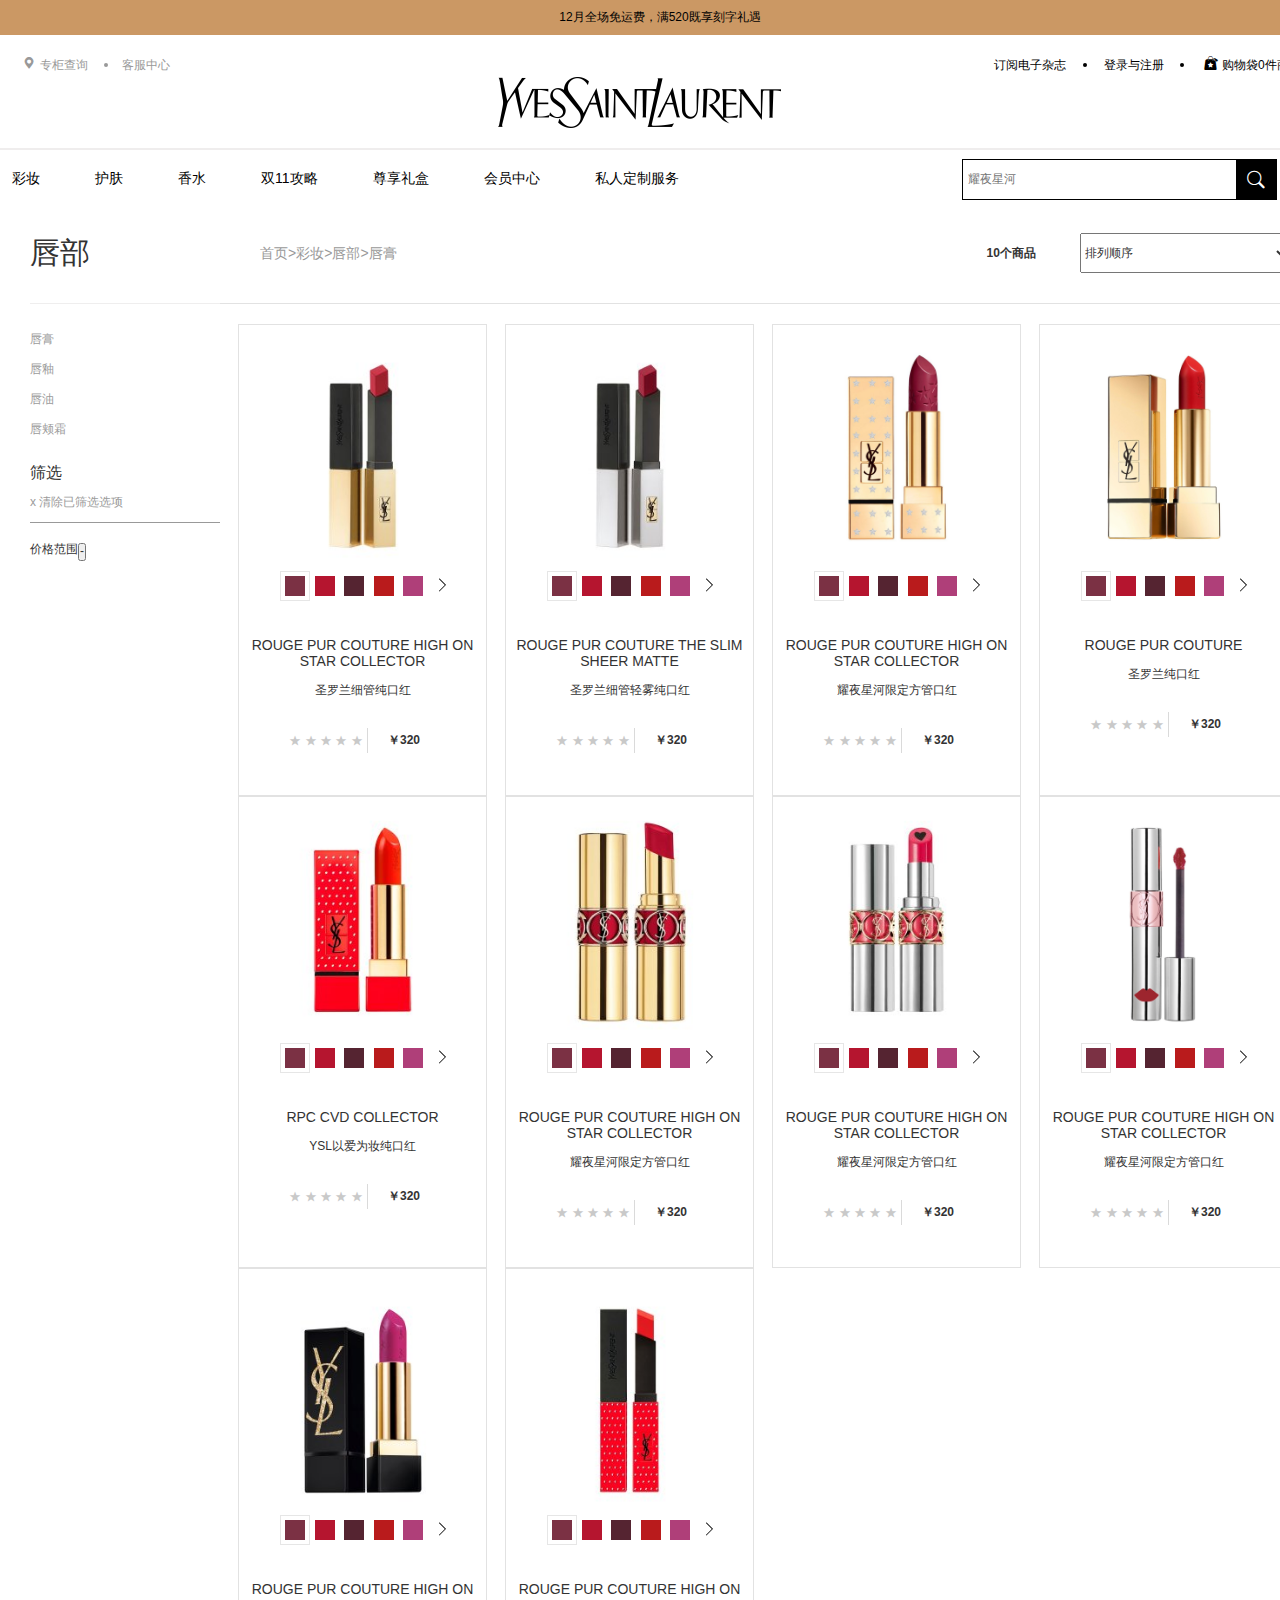
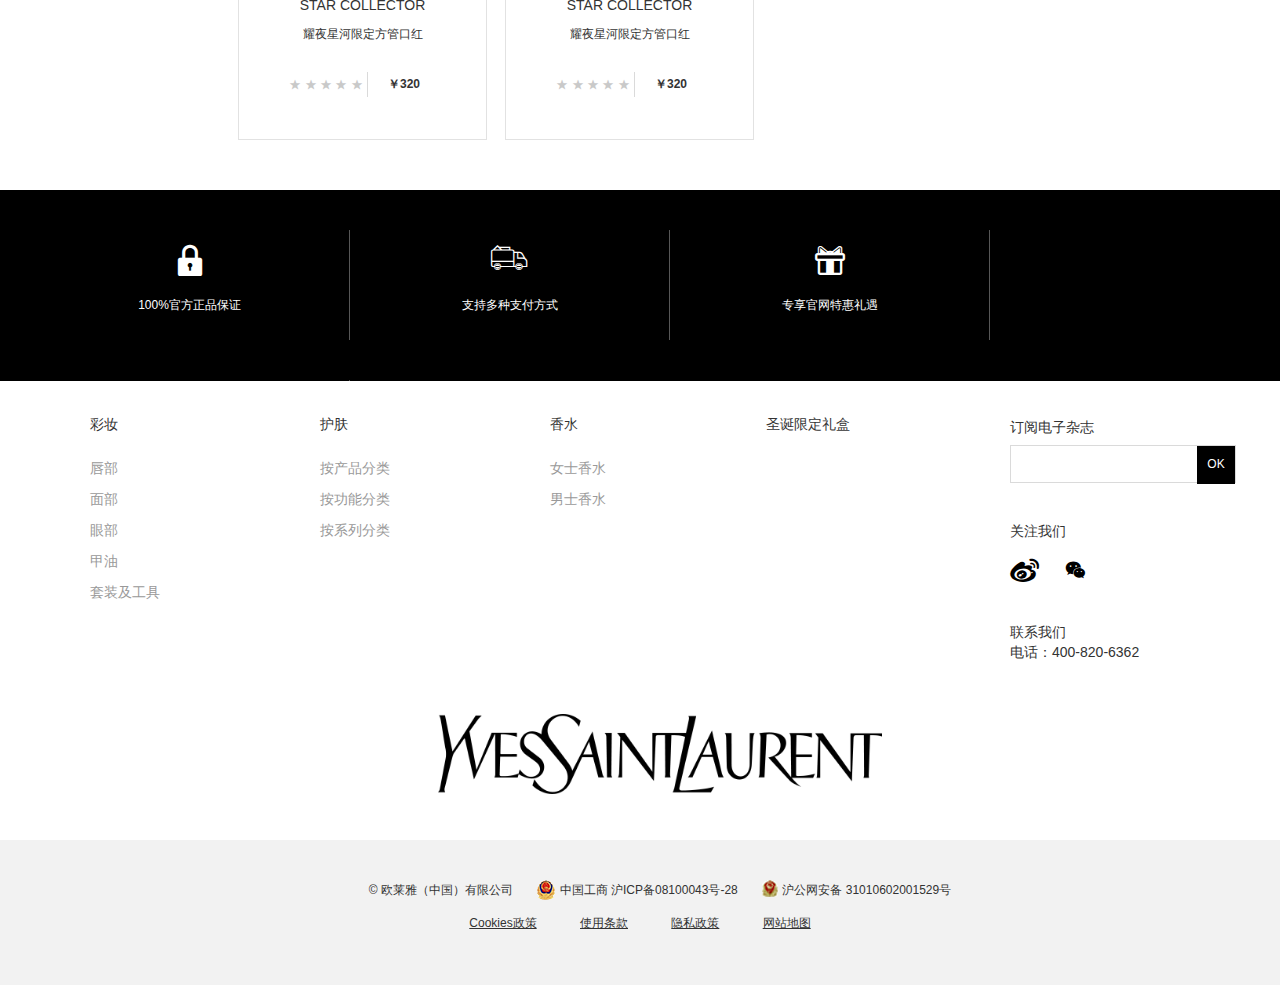
<file: lip.html>
<!DOCTYPE html>
<html lang="en">
<head>
    <meta charset="UTF-8">
    <meta name="viewport" content="width=device-width, initial-scale=1.0">
    <meta http-equiv="X-UA-Compatible" content="ie=edge">
    <title>Document</title>
    <link rel="stylesheet" href="./lib/reset/reset.css">
    <link rel="stylesheet" href="./css/common.css">
    <link rel="stylesheet" href="./css/lip.css">
</head>
<body>
    <!-- 顶部 -->
    <div class="top">
        <div class="container">
            <a href="">12月全场免运费，满520既享刻字礼遇</a>
        </div>
    </div>
    <!-- 顶部导航 -->
    <div class="topnav">
        <div class="container">
            <div class="topnav-left">
                <a href=""><i class="iconfont">&#xe734;</i> 专柜查询</a>
                <a href="" class="dian">客服中心</a>
            </div>
            <img src="./img/logo.png" alt="">
            <div class="topnav-right">
                <a href="">订阅电子杂志</a>
                <a href="" class="dian">登录与注册</a>
                <a href=""><i class="iconfont">&#xe719;</i> 购物袋0件商品 <i class="iconfont">&#xe642;</i></a>
            </div>
            <hr>
        </div>
    </div>
    <!-- 搜索框 -->
    <div class="searchnav">
        <div class="container clearfix">
            <div class="searchnav-tab">
                <a href="" class="cai"><span>彩妆</span>
                </a>
                <div class="mylips">
                        <div class="mylips-text clearfix">
                            <dl>
                                <dt>唇部</dt>
                                <dd>唇膏</dd>
                                <dd>唇釉</dd>
                                <dd>唇油</dd>
                                <dd>唇颊霜</dd>
                            </dl>
                            <dl>
                                <dt>面部</dt>
                                <dd>明彩笔</dd>
                                <dd>妆前隔离</dd>
                                <dd>粉底</dd>
                                <dd>粉饼</dd>
                                <dd>蜜粉</dd>
                                <dd>腮红</dd>
                            </dl>
                            <dl>
                                <dt>眼部</dt>
                                <dd>睫毛膏</dd>
                                <dd>眼线</dd>
                                <dd>眉笔</dd>
                                <dd>眼影</dd>
                            </dl>
                            <dl>
                                <dt>甲油</dt>
                            </dl>
                            <dl>
                                <dt>套装及工具</dt>
                            </dl>
                        </div>
                        <div class="mylips-show">
                            <div class="mylips-show-one">
                                <strong class="new-product">新品</strong>
                                <img src="./img/index_1.jpg" alt="">
                                <h4>圣罗兰细管纯口红</h4>
                                <p>不羁16色 顷刻颠倒</p>
                                <a href="">了解详情</a>
                            </div>
                            <div class="mylips-show-two">
                                <strong class="new-product">新品</strong>
                                <img src="./img/index_2.jpg" alt="">
                                <h4>圣罗兰[银气垫]</h4>
                                <p>高度遮瑕 整日持妆</p>
                                <a href="">了解详情</a>
                            </div>
                        </div>
                    </div>
                <a href="">护肤</a>
                <a href="">香水</a>
                <a href="">双11攻略</a>
                <a href="">尊享礼盒</a>
                <a href="">会员中心</a>
                <a href="">私人定制服务</a>
            </div>
            <div class="searchnav-search">
                <input type="text" placeholder="耀夜星河">
                <div class="searchnav-search-reading">
                    <i class="iconfont">&#xe6dd;</i>
                </div>
            </div>
        </div>
    </div>
    <!-- 唇部导航 -->
    <div class="lipnav clearfix">
        <div class="container clearfix">
            <h3>唇部</h3>
            <ul class="clearfix">
                <li><a href="javascript:;">首页</a><span>></span></li>
                <li><a href="javascript:;">彩妆</a><span>></span></li>
                <li><a href="javascript:;">唇部</a><span>></span></li>
                <li><a href="javascript:;">唇膏</a></li>
            </ul>
            <strong>10个商品</strong>
            <select name="222" id="">
                <option value="">排列顺序</option>
                <option value="">人气推荐</option>
                <option value="">按上市时间</option>
                <option value="">按价格从高到低</option>
                <option value="">按价格从低到高</option>
                <option value="">按销量排序</option>
            </select>
        </div>
    </div>
    <!-- 唇部 -->
    <div class="lip">
        <div class="container clearfix">
            <!-- 唇部左边 -->
            <div class="lip-left">
                <ul>
                    <li><a href="javascript:;" >唇膏</a></li>
                    <li><a href="javascript:;" >唇釉</a></li>
                    <li><a href="javascript:;" >唇油</a></li>
                    <li><a href="javascript:;" >唇颊霜</a></li>
                </ul>
                <h4>筛选</h4>
                <a href="javascript:;" class="option">x   清除已筛选选项</a>
                <div class="lip-left-price clearfix">
                    <p>价格范围</p>
                    <button>-</button>
                </div>
            </div>
            <!-- 唇部右边 -->
            <div class="lip-right">
                <div class="star-content clearfix">
                    <div class="star-content-right clearfix">
                        <div class="star-content-right-one">
                            <img src="./img/lip-1.jpg" alt="">
                            <!-- 立即购买 鼠标移入 -->
                            <div class="appear">
                                <a class="pur"> 
                                    <i class="iconfont">&#xe719;</i>
                                    <p>立即购买</p>
                                </a>
                                <a class="text">查看详情</a>
                            </div>
                            <img src="./img/star_2.png" class="color-lump">
                            <p class="one">ROUGE PUR COUTURE HIGH ON STAR COLLECTOR</p>
                            <p class="two">圣罗兰细管纯口红</p>
                            <div class="star-content-right-footer">
                                <div class="five-star">
                                    <i class="iconfont">&#xe66f;</i>
                                    <i class="iconfont">&#xe66f;</i>
                                    <i class="iconfont">&#xe66f;</i>
                                    <i class="iconfont">&#xe66f;</i>
                                    <i class="iconfont">&#xe66f;</i>
                                </div>
                                <del>￥320</del>
                            </div>
                        </div>
                        <div class="star-content-right-one">
                            <img src="./img/lip-2.jpg" alt="">
                            <!-- 立即购买 鼠标移入 -->
                            <div class="appear">
                                <a class="pur"> 
                                    <i class="iconfont">&#xe719;</i>
                                    <p>立即购买</p>
                                </a>
                                <a class="text">查看详情</a>
                            </div>
                            <img src="./img/star_2.png" class="color-lump">
                            <p class="one">ROUGE PUR COUTURE THE SLIM SHEER MATTE</p>
                            <p class="two">圣罗兰细管轻雾纯口红</p>
                            <div class="star-content-right-footer">
                                <div class="five-star">
                                    <i class="iconfont">&#xe66f;</i>
                                    <i class="iconfont">&#xe66f;</i>
                                    <i class="iconfont">&#xe66f;</i>
                                    <i class="iconfont">&#xe66f;</i>
                                    <i class="iconfont">&#xe66f;</i>
                                </div>
                                <del>￥320</del>
                            </div>
                        </div>
                        <div class="star-content-right-one">
                            <img src="./img/star_1.jpg" alt="">
                            <!-- 立即购买 鼠标移入 -->
                            <div class="appear">
                                <a class="pur"> 
                                    <i class="iconfont">&#xe719;</i>
                                    <p>立即购买</p>
                                </a>
                                <a class="text">查看详情</a>
                            </div>
                            <img src="./img/star_2.png" class="color-lump">
                            <p class="one">ROUGE PUR COUTURE HIGH ON STAR COLLECTOR</p>
                            <p class="two">耀夜星河限定方管口红</p>
                            <div class="star-content-right-footer">
                                <div class="five-star">
                                    <i class="iconfont">&#xe66f;</i>
                                    <i class="iconfont">&#xe66f;</i>
                                    <i class="iconfont">&#xe66f;</i>
                                    <i class="iconfont">&#xe66f;</i>
                                    <i class="iconfont">&#xe66f;</i>
                                </div>
                                <del>￥320</del>
                            </div>
                        </div>
                        <div class="star-content-right-one">
                            <img src="./img/lip-4.jpg" alt="">
                            <!-- 立即购买 鼠标移入 -->
                            <div class="appear">
                                <a class="pur"> 
                                    <i class="iconfont">&#xe719;</i>
                                    <p>立即购买</p>
                                </a>
                                <a class="text">查看详情</a>
                            </div>
                            <img src="./img/star_2.png" class="color-lump">
                            <p class="one">ROUGE PUR COUTURE</p>
                            <p class="two">圣罗兰纯口红</p>
                            <div class="star-content-right-footer">
                                <div class="five-star">
                                    <i class="iconfont">&#xe66f;</i>
                                    <i class="iconfont">&#xe66f;</i>
                                    <i class="iconfont">&#xe66f;</i>
                                    <i class="iconfont">&#xe66f;</i>
                                    <i class="iconfont">&#xe66f;</i>
                                </div>
                                <del>￥320</del>
                            </div>
                        </div>
                        <div class="star-content-right-one">
                            <img src="./img/lip-5.jpg" alt="">
                            <!-- 立即购买 鼠标移入 -->
                            <div class="appear">
                                <a class="pur"> 
                                    <i class="iconfont">&#xe719;</i>
                                    <p>立即购买</p>
                                </a>
                                <a class="text">查看详情</a>
                            </div>
                            <img src="./img/star_2.png" class="color-lump">
                            <p class="one">RPC CVD COLLECTOR</p>
                            <p class="two">YSL以爱为妆纯口红</p>
                            <div class="star-content-right-footer">
                                <div class="five-star">
                                    <i class="iconfont">&#xe66f;</i>
                                    <i class="iconfont">&#xe66f;</i>
                                    <i class="iconfont">&#xe66f;</i>
                                    <i class="iconfont">&#xe66f;</i>
                                    <i class="iconfont">&#xe66f;</i>
                                </div>
                                <del>￥320</del>
                            </div>
                        </div>
                        <div class="star-content-right-one">
                            <img src="./img/lip-6.jpg" alt="">
                            <!-- 立即购买 鼠标移入 -->
                            <div class="appear">
                                <a class="pur"> 
                                    <i class="iconfont">&#xe719;</i>
                                    <p>立即购买</p>
                                </a>
                                <a class="text">查看详情</a>
                            </div>
                            <img src="./img/star_2.png" class="color-lump">
                            <p class="one">ROUGE PUR COUTURE HIGH ON STAR COLLECTOR</p>
                            <p class="two">耀夜星河限定方管口红</p>
                            <div class="star-content-right-footer">
                                <div class="five-star">
                                    <i class="iconfont">&#xe66f;</i>
                                    <i class="iconfont">&#xe66f;</i>
                                    <i class="iconfont">&#xe66f;</i>
                                    <i class="iconfont">&#xe66f;</i>
                                    <i class="iconfont">&#xe66f;</i>
                                </div>
                                <del>￥320</del>
                            </div>
                        </div>
                        <div class="star-content-right-one">
                            <img src="./img/lip-7.jpg" alt="">
                            <!-- 立即购买 鼠标移入 -->
                            <div class="appear">
                                <a class="pur"> 
                                    <i class="iconfont">&#xe719;</i>
                                    <p>立即购买</p>
                                </a>
                                <a class="text">查看详情</a>
                            </div>
                            <img src="./img/star_2.png" class="color-lump">
                            <p class="one">ROUGE PUR COUTURE HIGH ON STAR COLLECTOR</p>
                            <p class="two">耀夜星河限定方管口红</p>
                            <div class="star-content-right-footer">
                                <div class="five-star">
                                    <i class="iconfont">&#xe66f;</i>
                                    <i class="iconfont">&#xe66f;</i>
                                    <i class="iconfont">&#xe66f;</i>
                                    <i class="iconfont">&#xe66f;</i>
                                    <i class="iconfont">&#xe66f;</i>
                                </div>
                                <del>￥320</del>
                            </div>
                        </div>
                        <div class="star-content-right-one">
                            <img src="./img/lip-8.jpg" alt="">
                            <!-- 立即购买 鼠标移入 -->
                            <div class="appear">
                                <a class="pur"> 
                                    <i class="iconfont">&#xe719;</i>
                                    <p>立即购买</p>
                                </a>
                                <a class="text">查看详情</a>
                            </div>
                            <img src="./img/star_2.png" class="color-lump">
                            <p class="one">ROUGE PUR COUTURE HIGH ON STAR COLLECTOR</p>
                            <p class="two">耀夜星河限定方管口红</p>
                            <div class="star-content-right-footer">
                                <div class="five-star">
                                    <i class="iconfont">&#xe66f;</i>
                                    <i class="iconfont">&#xe66f;</i>
                                    <i class="iconfont">&#xe66f;</i>
                                    <i class="iconfont">&#xe66f;</i>
                                    <i class="iconfont">&#xe66f;</i>
                                </div>
                                <del>￥320</del>
                            </div>
                        </div>
                        <div class="star-content-right-one">
                            <img src="./img/lip-9.jpg" alt="">
                            <!-- 立即购买 鼠标移入 -->
                            <div class="appear">
                                <a class="pur"> 
                                    <i class="iconfont">&#xe719;</i>
                                    <p>立即购买</p>
                                </a>
                                <a class="text">查看详情</a>
                            </div>
                            <img src="./img/star_2.png" class="color-lump">
                            <p class="one">ROUGE PUR COUTURE HIGH ON STAR COLLECTOR</p>
                            <p class="two">耀夜星河限定方管口红</p>
                            <div class="star-content-right-footer">
                                <div class="five-star">
                                    <i class="iconfont">&#xe66f;</i>
                                    <i class="iconfont">&#xe66f;</i>
                                    <i class="iconfont">&#xe66f;</i>
                                    <i class="iconfont">&#xe66f;</i>
                                    <i class="iconfont">&#xe66f;</i>
                                </div>
                                <del>￥320</del>
                            </div>
                        </div>
                        <div class="star-content-right-one">
                            <img src="./img/lip-10.jpg" alt="">
                            <!-- 立即购买 鼠标移入 -->
                            <div class="appear">
                                <a class="pur"> 
                                    <i class="iconfont">&#xe719;</i>
                                    <p>立即购买</p>
                                </a>
                                <a class="text">查看详情</a>
                            </div>
                            <img src="./img/star_2.png" class="color-lump">
                            <p class="one">ROUGE PUR COUTURE HIGH ON STAR COLLECTOR</p>
                            <p class="two">耀夜星河限定方管口红</p>
                            <div class="star-content-right-footer">
                                <div class="five-star">
                                    <i class="iconfont">&#xe66f;</i>
                                    <i class="iconfont">&#xe66f;</i>
                                    <i class="iconfont">&#xe66f;</i>
                                    <i class="iconfont">&#xe66f;</i>
                                    <i class="iconfont">&#xe66f;</i>
                                </div>
                                <del>￥320</del>
                            </div>
                        </div>
                </div>
            </div>
        </div>
    </div>
    <!-- 底部 -->
      <!-- 承诺 -->
      <div class="promise">
        <div class="container">
            <div class="promise-one">
                <i class="iconfont">&#xe657;</i>
                <p>100%官方正品保证</p>
            </div>
            <div class="promise-one">
                <i class="iconfont">&#xe610;</i>
                <p>支持多种支付方式</p>
            </div>
            <div class="promise-one">
                <i class="iconfont">&#xe639;</i>
                <p>专享官网特惠礼遇</p>
            </div>
            <div class="promise-one">
                <i class="iconfont">&#xe615;</i>
                <p>联系我们<br>
                    电话400-820-6362</p>
            </div>
        </div>
    </div>
    <!-- 服务 -->
    <div class="server">
        <div class="container clearfix">
            <div class="server-other">
                <dl>
                    <dt><a href="">彩妆</a></dt>
                    <dd><a href="">唇部</a></dd>
                    <dd><a href="">面部</a></dd>
                    <dd><a href="">眼部</a></dd>
                    <dd><a href="">甲油</a></dd>
                    <dd><a href="">套装及工具</a></dd>
                </dl>
                <dl>
                    <dt>护肤</dt>
                    <dd><a href="">按产品分类</a></dd>
                    <dd><a href="">按功能分类</a> </dd>
                    <dd><a href="">按系列分类</a> </dd>
                </dl>
                <dl>
                    <dt>香水</dt>
                    <dd><a href="">女士香水</a></dd>
                    <dd><a href="">男士香水</a> </dd>
                </dl>
                <dl>
                    <dt>圣诞限定礼盒</dt>
                </dl>
            </div>
            <div class="server-art">
                <p>订阅电子杂志</p>
                <div class="server-art-input">
                    <input type="text">
                    <button>OK</button>
                </div>
                <p>关注我们</p>
                <i class="iconfont">&#xe608;</i>
                <i class="iconfont">&#xe686;</i>
                <p>联系我们</p>
                <p>电话：400-820-6362</p>
            </div>
        </div>
    </div>
    <!-- 底部logo -->
    <div class="logo">
        <div class="container">
            <img src="./img/logo.png" alt="">
        </div>
    </div>
    <!-- 底部 -->
    <div class="footer">
        <div class="container">
            <div class="footer-top">
                <span>© 欧莱雅（中国）有限公司</span>
                <img src="./img/fooder_1.png" alt="">
                <a href="">中国工商 沪ICP备08100043号-28 </a>
                <img src="./img/fooder_2.png" alt="">
                <a href=""> 沪公网安备 31010602001529号</a>
            </div>
            <div class="footer-bottom">
                <a href="">Cookies政策</a>
                <a href=""> 使用条款</a>
                <a href="">隐私政策</a>
                <a href="">网站地图</a>
            </div>
        </div>
    </div>
</body>
</html>
</file>
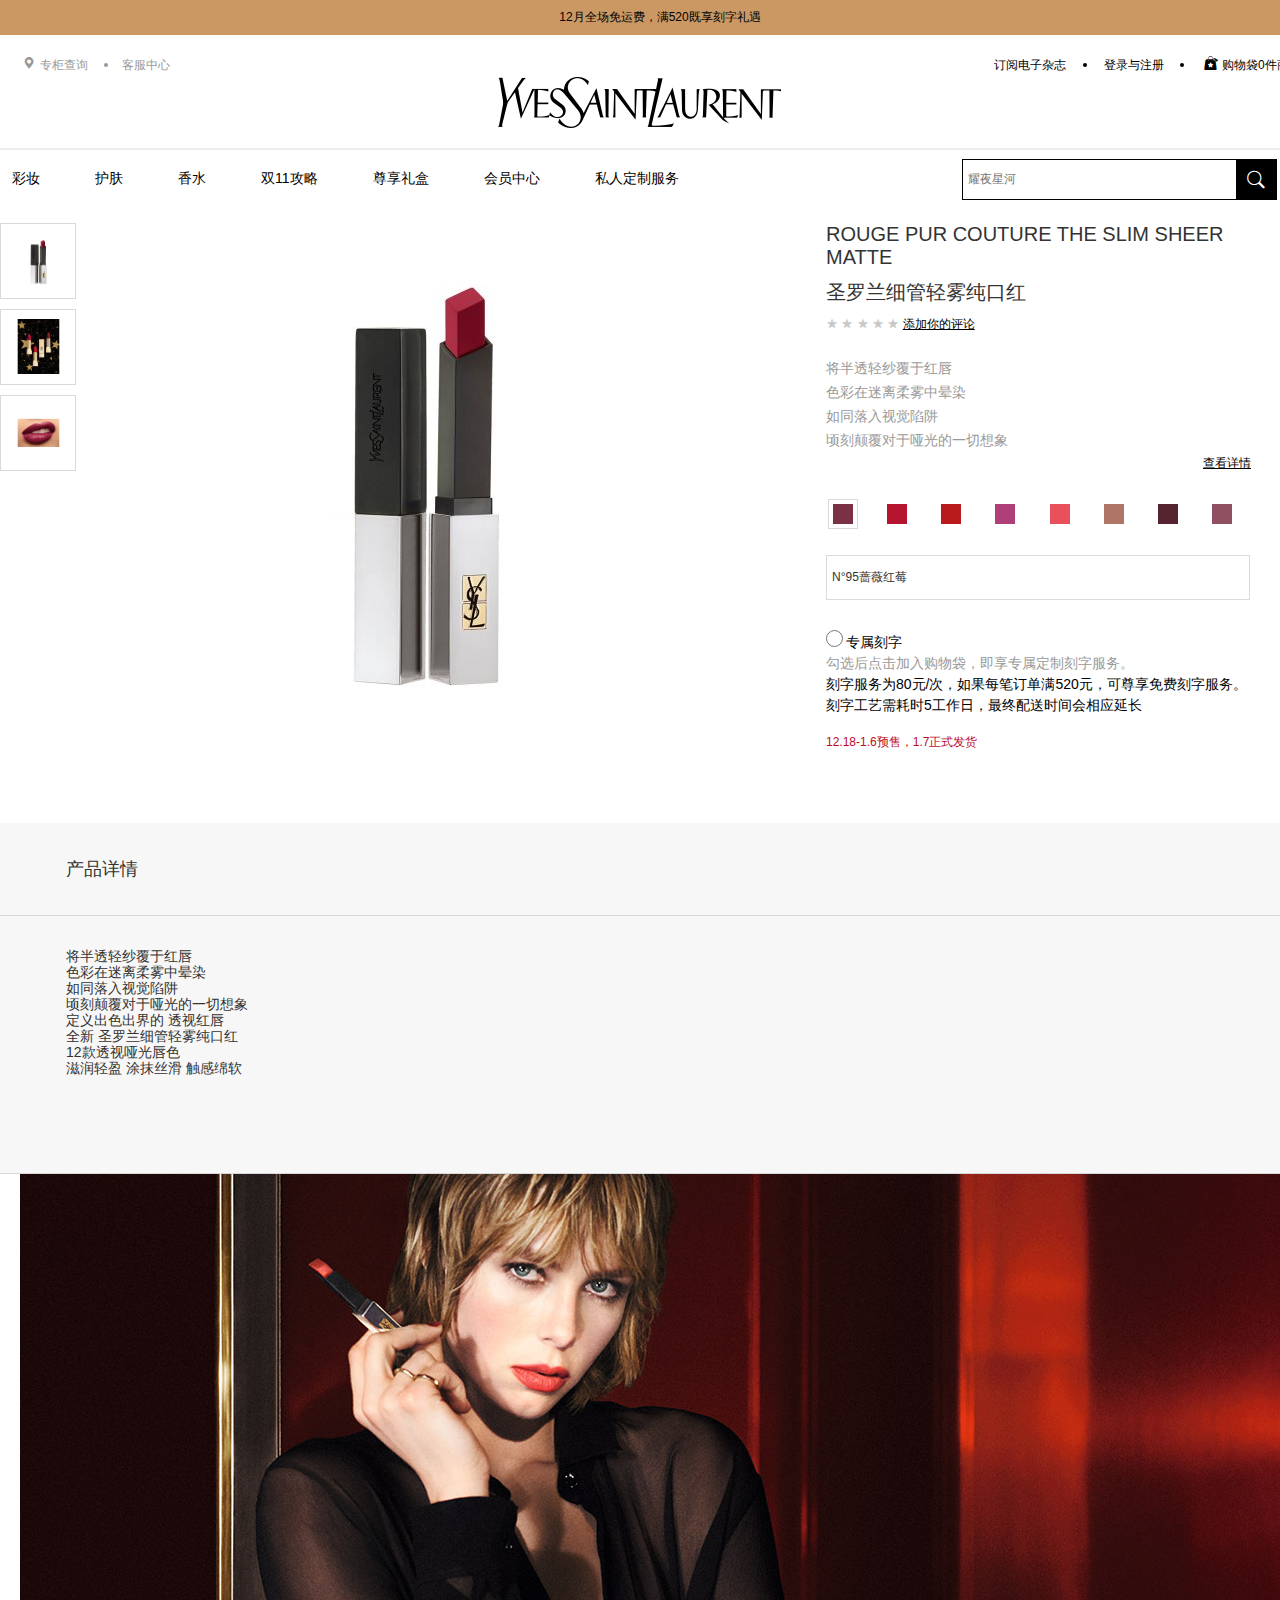
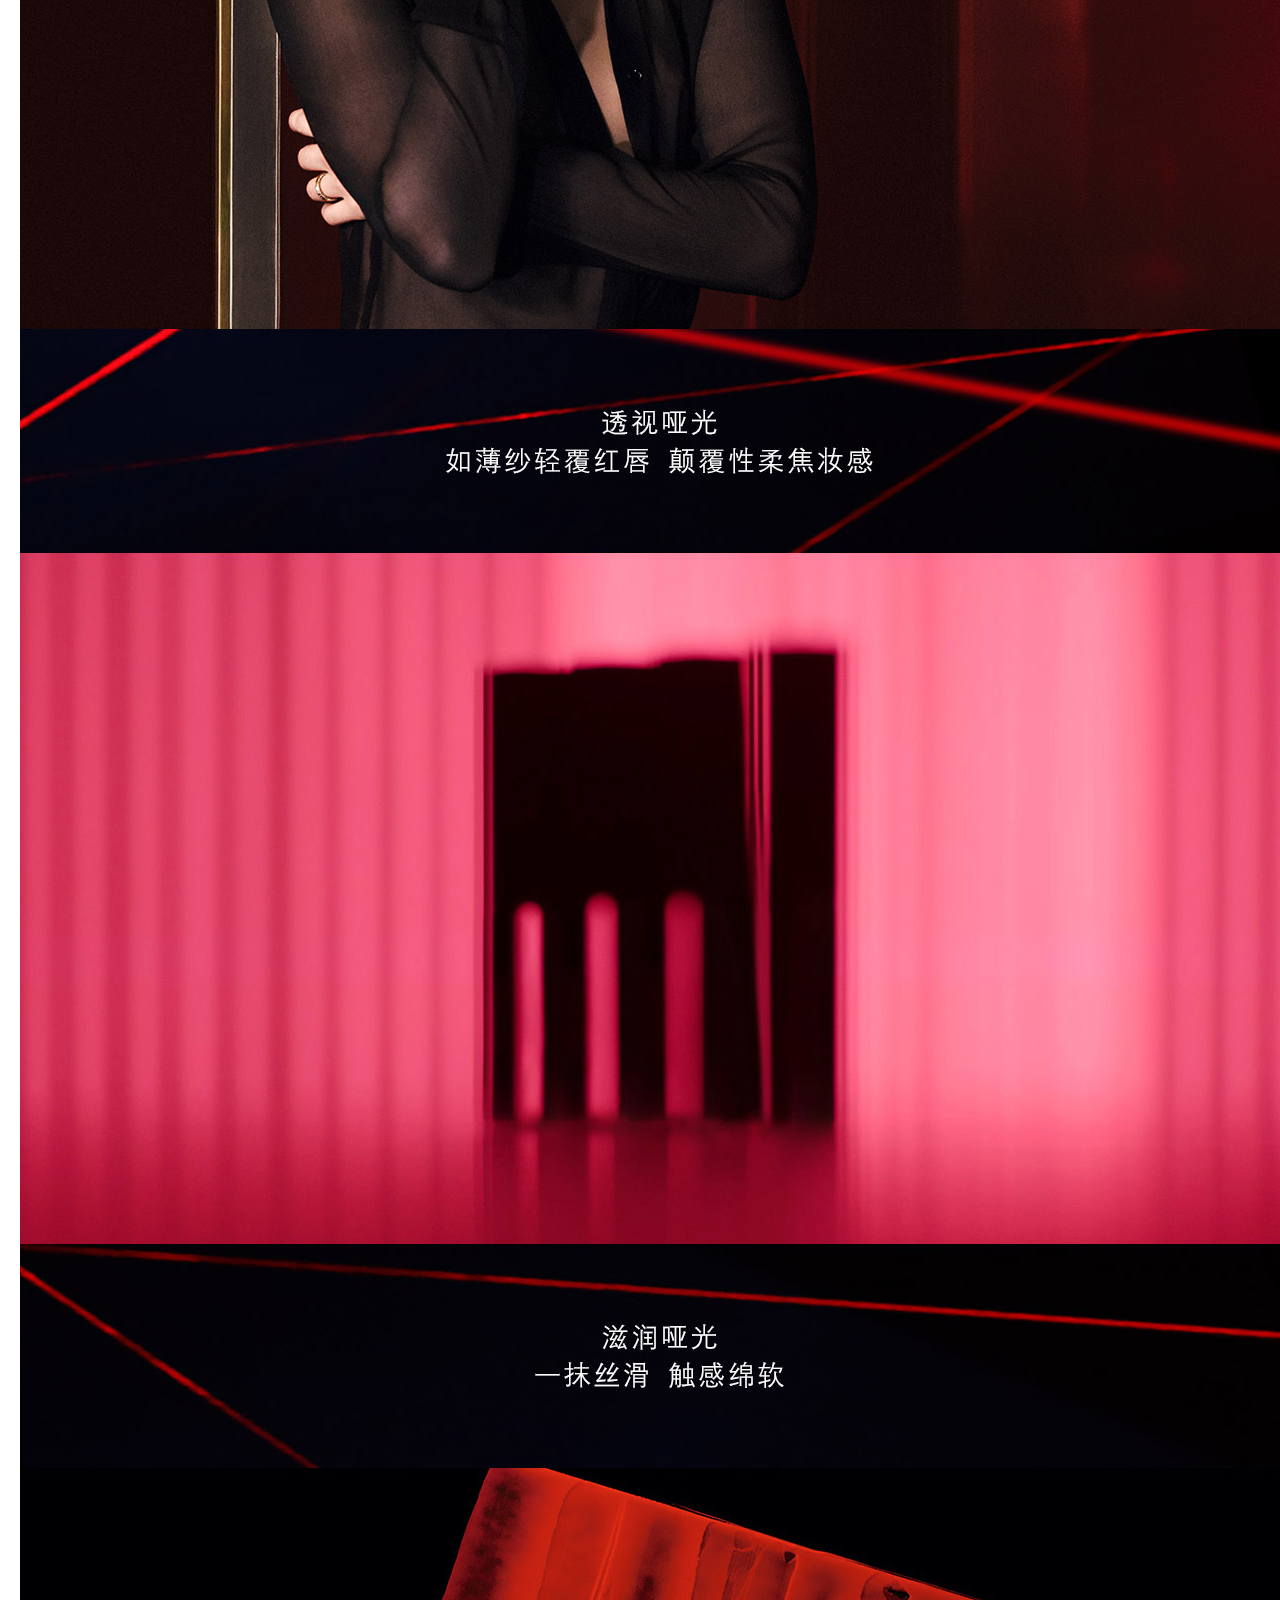
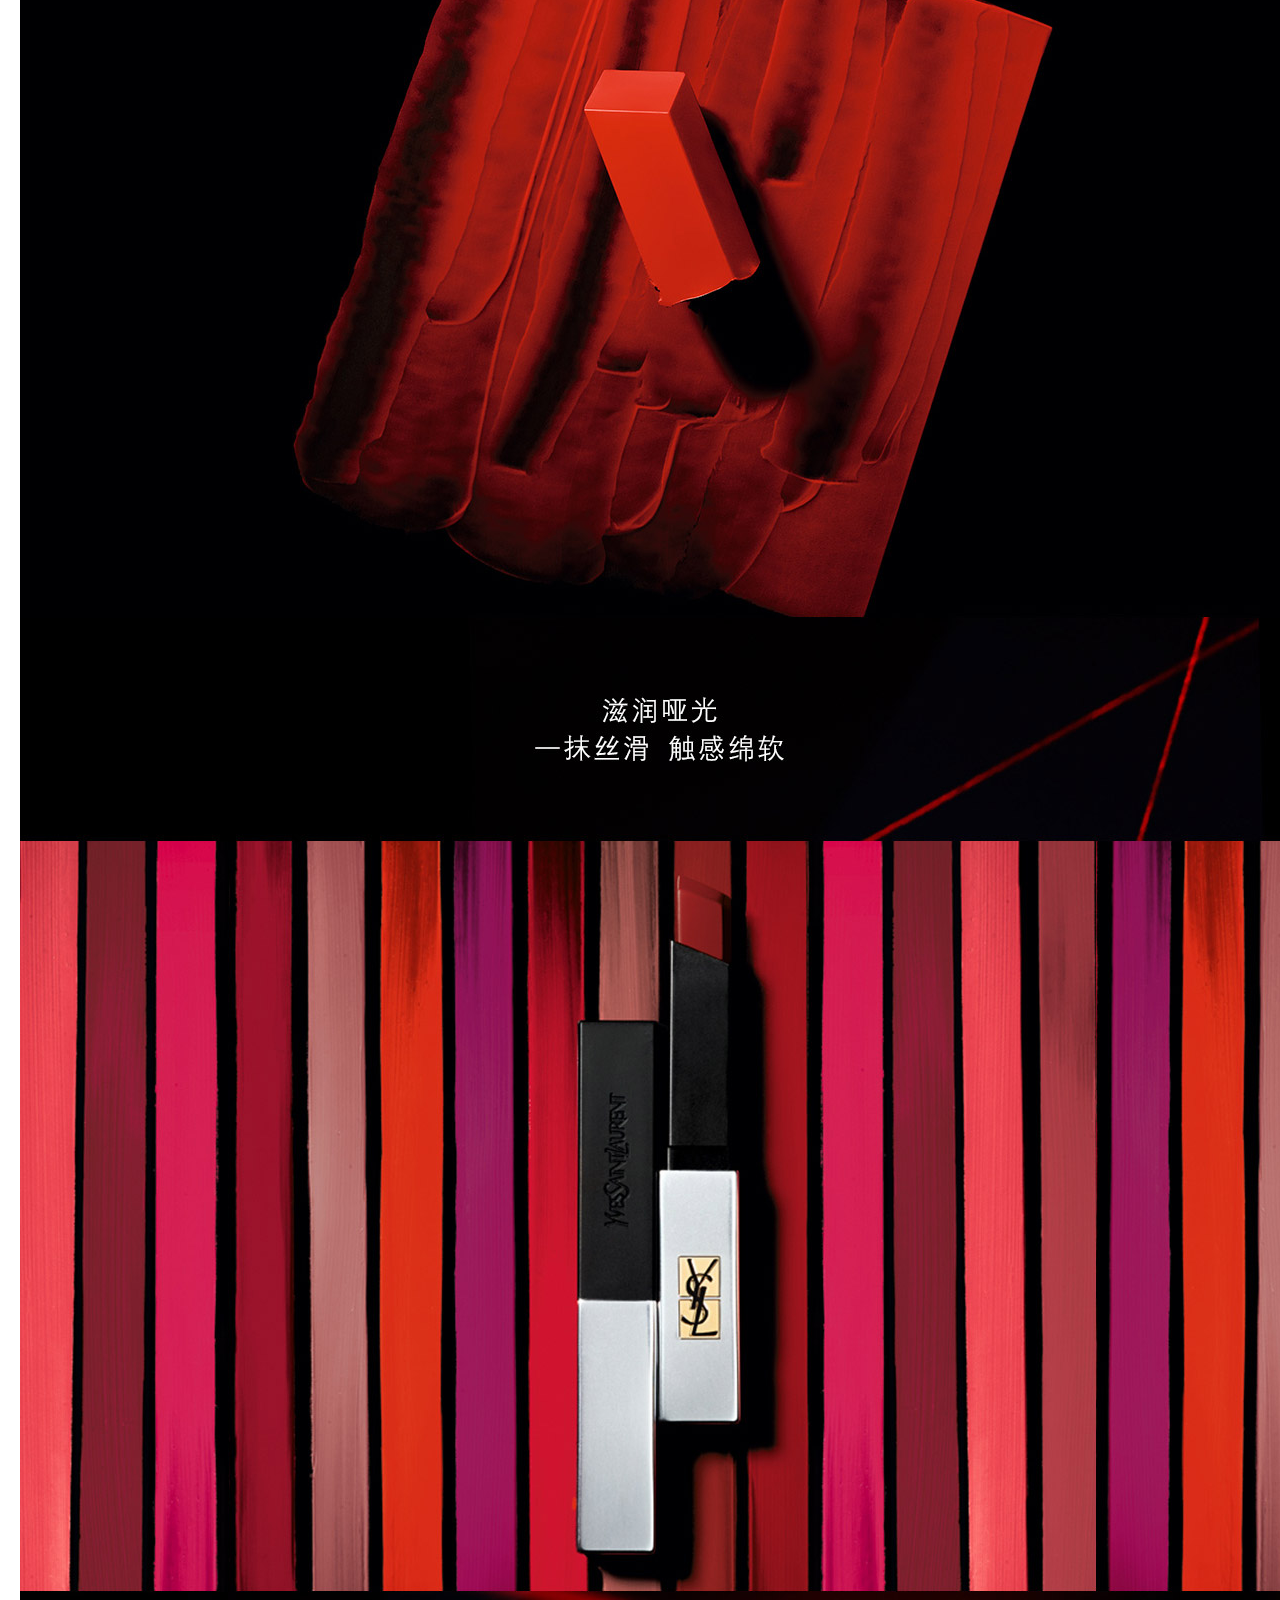
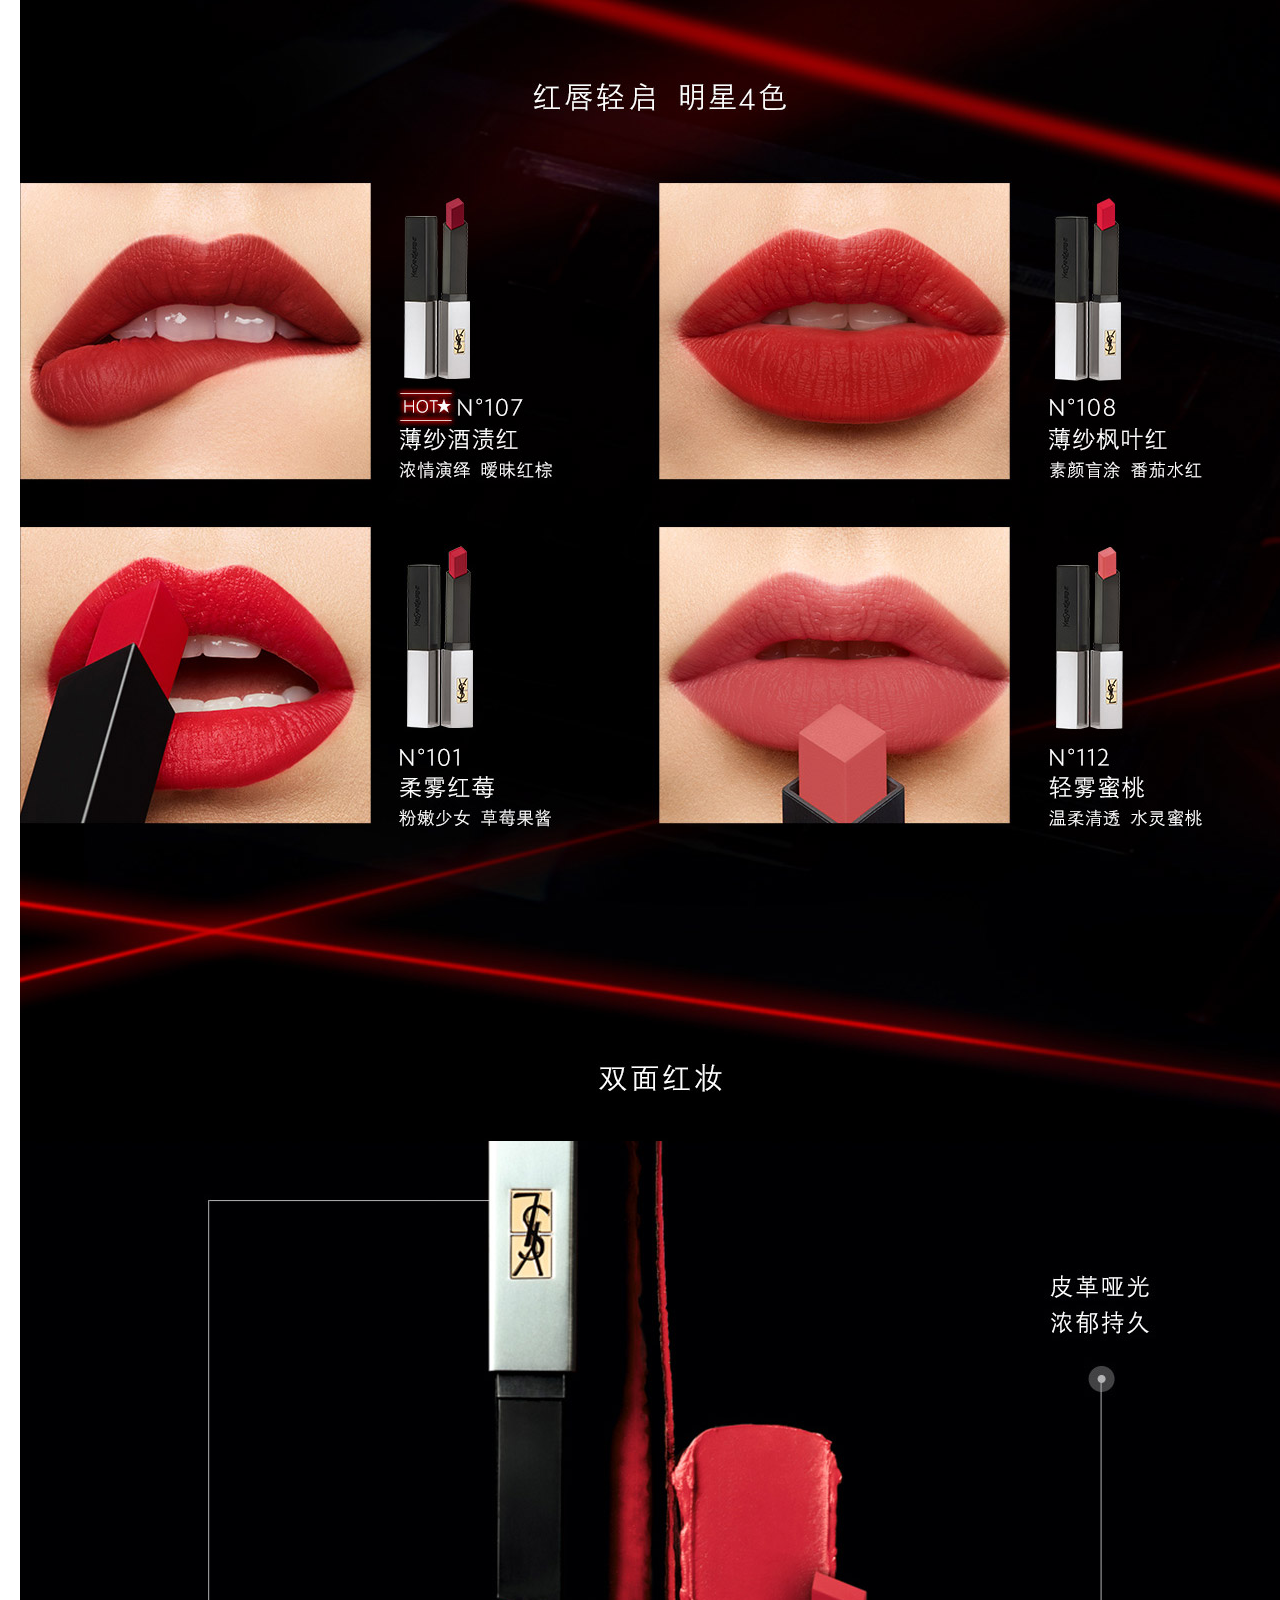
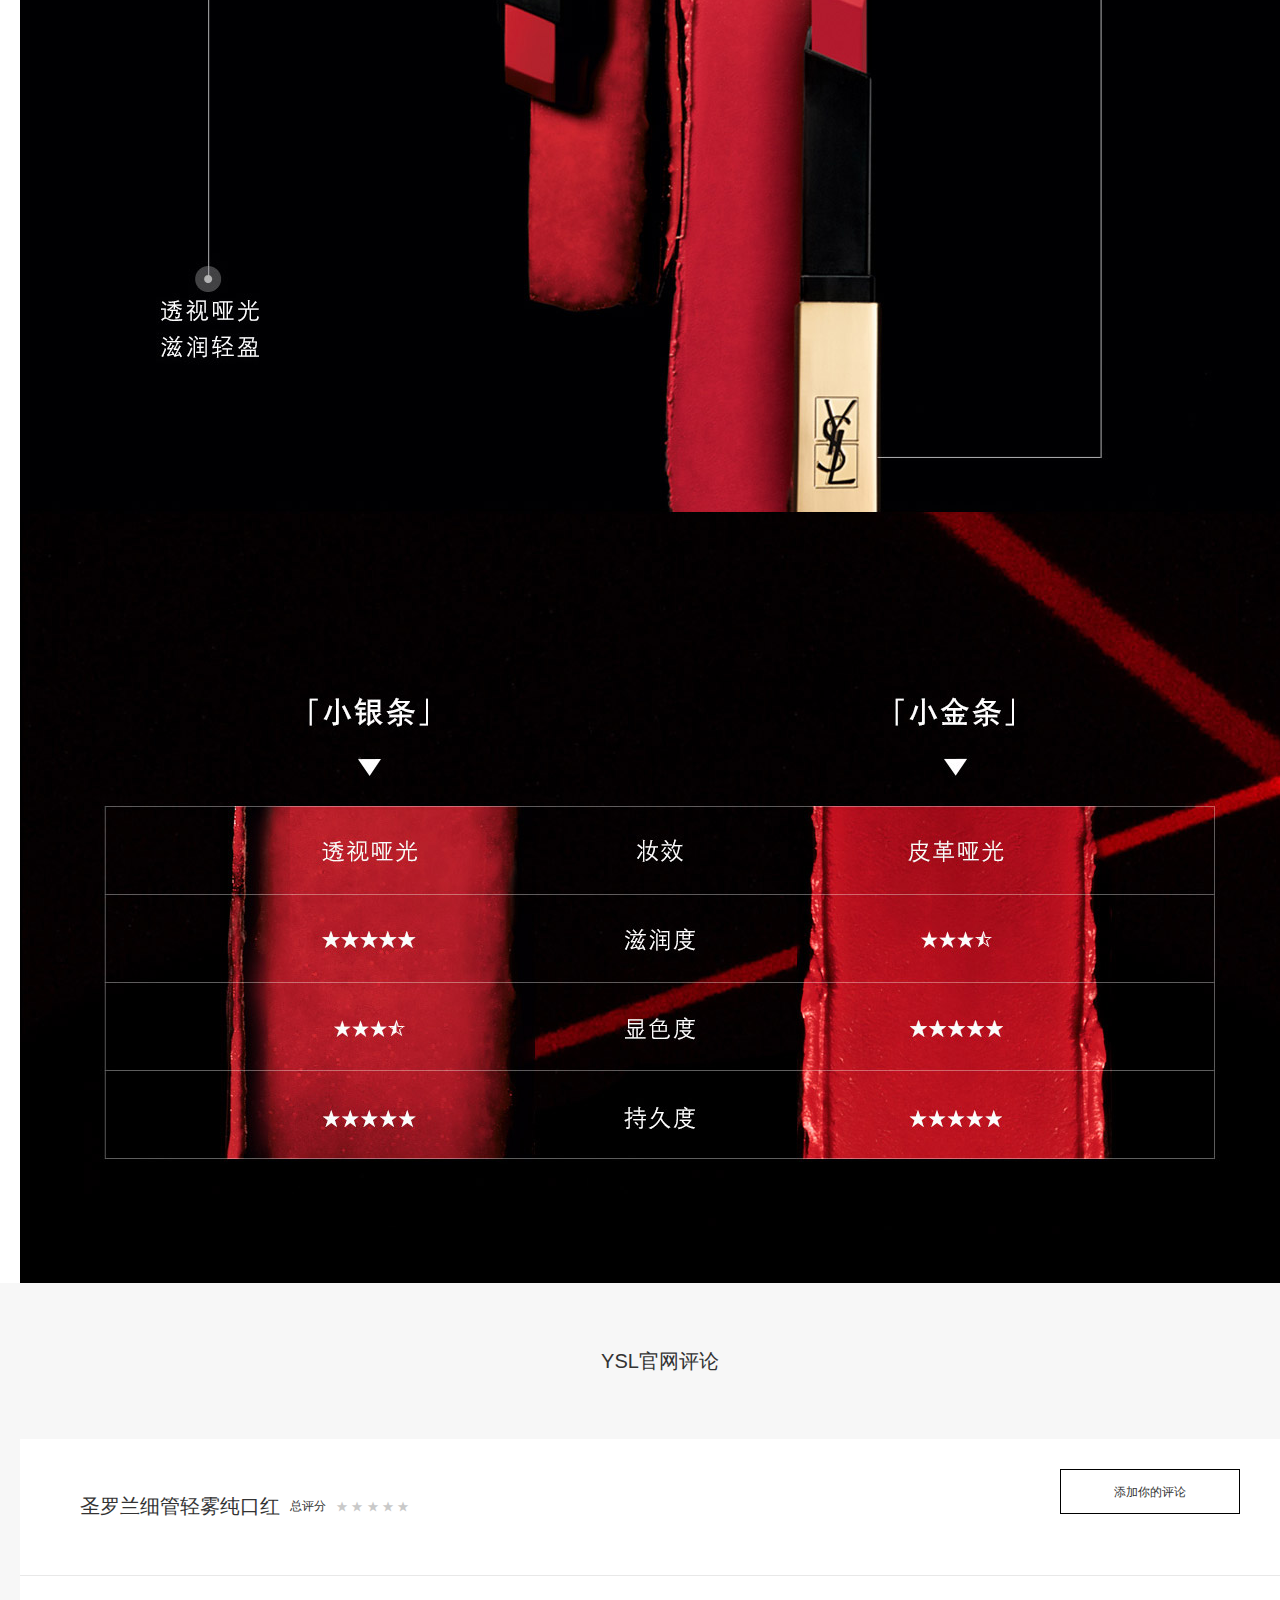
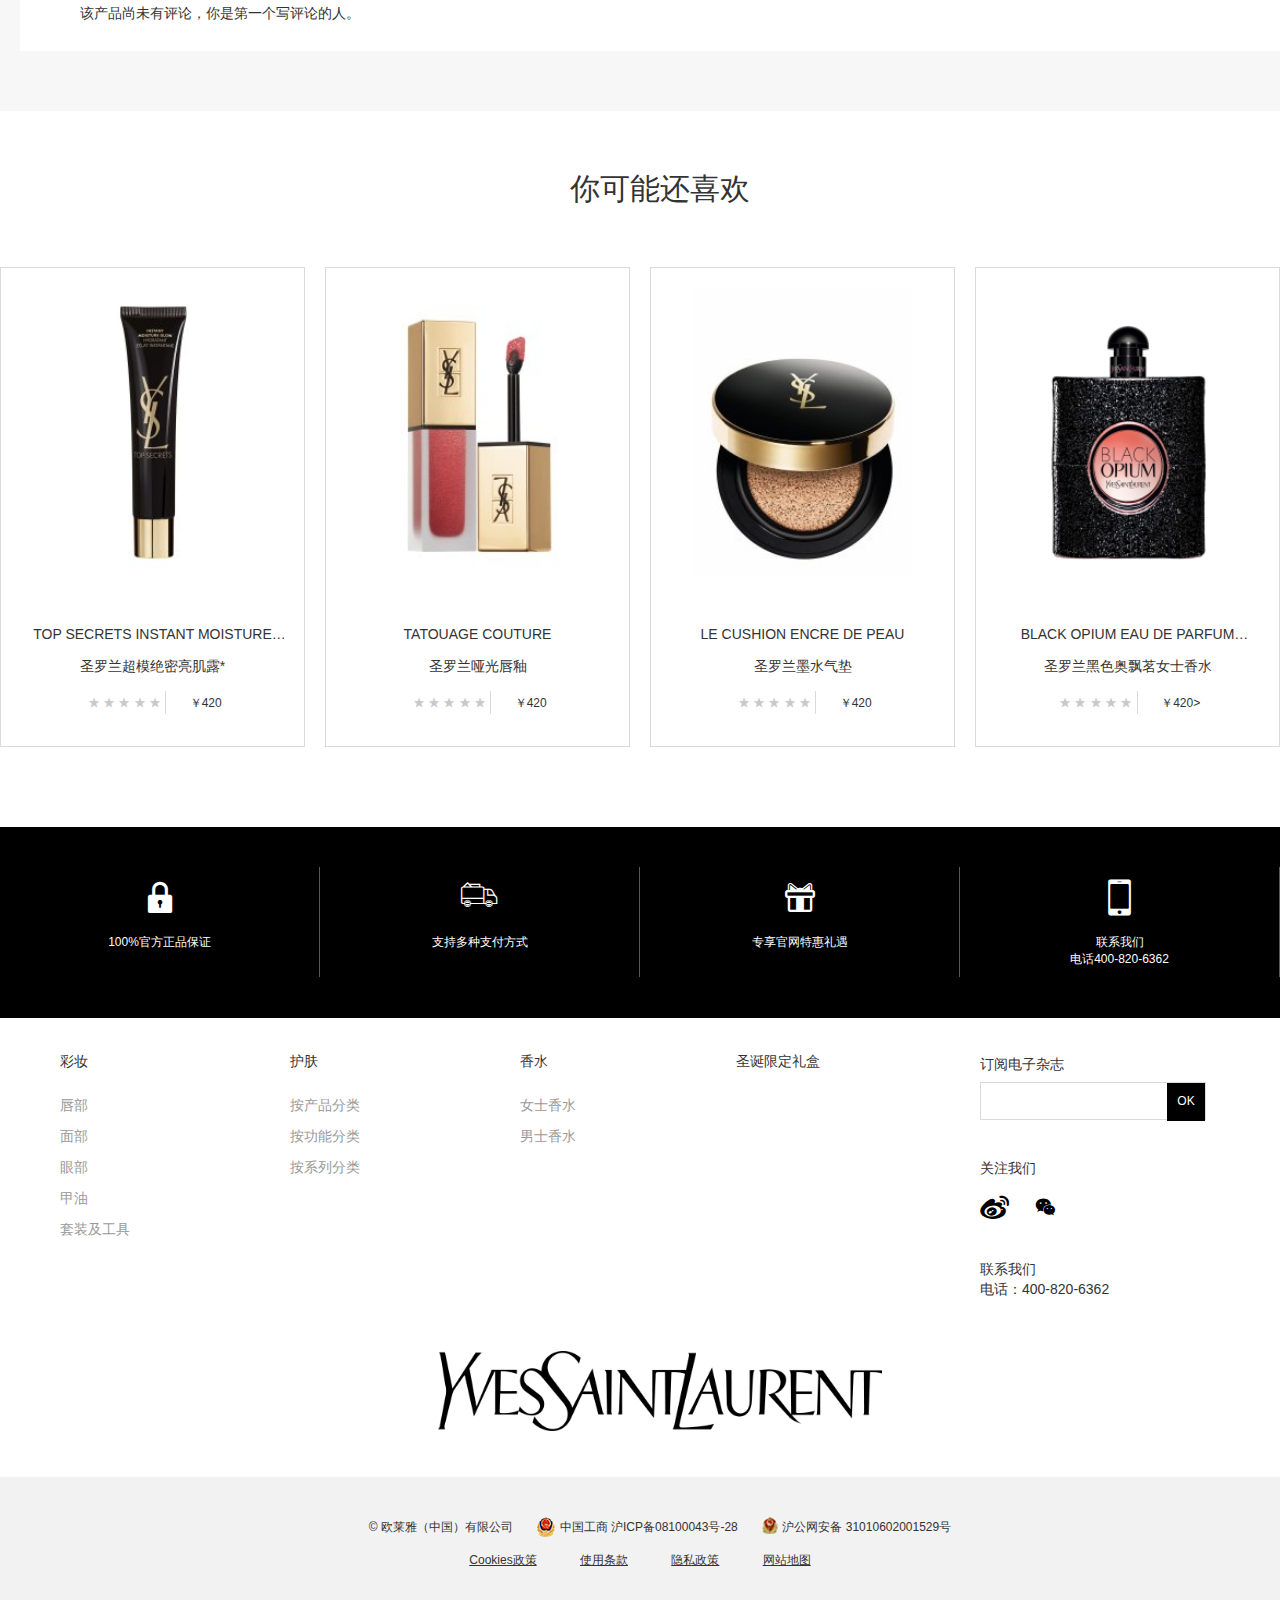
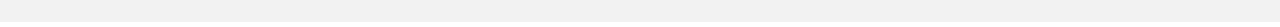
<file: xiguan.html>
<!DOCTYPE html>
<html lang="en">
<head>
    <meta charset="UTF-8">
    <meta name="viewport" content="width=device-width, initial-scale=1.0">
    <meta http-equiv="X-UA-Compatible" content="ie=edge">
    <title>Document</title>
    <link rel="stylesheet" href="./lib/reset/reset.css">
    <link rel="stylesheet" href="./css/common.css">
    <link rel="stylesheet" href="./css/xiguan.css">
</head>
<body>
    <!-- 顶部 -->
    <div class="top">
        <div class="container">
            <a href="">12月全场免运费，满520既享刻字礼遇</a>
        </div>
    </div>
    <!-- 顶部导航 -->
    <div class="topnav">
        <div class="container">
            <div class="topnav-left">
                <a href=""><i class="iconfont">&#xe734;</i> 专柜查询</a>
                <a href="" class="dian">客服中心</a>
            </div>
            <img src="./img/logo.png" alt="">
            <div class="topnav-right">
                <a href="">订阅电子杂志</a>
                <a href="" class="dian">登录与注册</a>
                <a href=""><i class="iconfont">&#xe719;</i> 购物袋0件商品 <i class="iconfont">&#xe642;</i></a>
            </div>
            <hr>
        </div>
    </div>
    <!-- 搜索框 -->
    <div class="searchnav">
        <div class="container clearfix">
            <div class="searchnav-tab">
                <a href="" class="cai"><span>彩妆</span>
                </a>
                <div class="mylips">
                        <div class="mylips-text clearfix">
                            <dl>
                                <dt>唇部</dt>
                                <dd>唇膏</dd>
                                <dd>唇釉</dd>
                                <dd>唇油</dd>
                                <dd>唇颊霜</dd>
                            </dl>
                            <dl>
                                <dt>面部</dt>
                                <dd>明彩笔</dd>
                                <dd>妆前隔离</dd>
                                <dd>粉底</dd>
                                <dd>粉饼</dd>
                                <dd>蜜粉</dd>
                                <dd>腮红</dd>
                            </dl>
                            <dl>
                                <dt>眼部</dt>
                                <dd>睫毛膏</dd>
                                <dd>眼线</dd>
                                <dd>眉笔</dd>
                                <dd>眼影</dd>
                            </dl>
                            <dl>
                                <dt>甲油</dt>
                            </dl>
                            <dl>
                                <dt>套装及工具</dt>
                            </dl>
                        </div>
                        <div class="mylips-show">
                            <div class="mylips-show-one">
                                <strong class="new-product">新品</strong>
                                <img src="./img/index_1.jpg" alt="">
                                <h4>圣罗兰细管纯口红</h4>
                                <p>不羁16色 顷刻颠倒</p>
                                <a href="">了解详情</a>
                            </div>
                            <div class="mylips-show-two">
                                <strong class="new-product">新品</strong>
                                <img src="./img/index_2.jpg" alt="">
                                <h4>圣罗兰[银气垫]</h4>
                                <p>高度遮瑕 整日持妆</p>
                                <a href="">了解详情</a>
                            </div>
                        </div>
                    </div>
                <a href="">护肤</a>
                <a href="">香水</a>
                <a href="">双11攻略</a>
                <a href="">尊享礼盒</a>
                <a href="">会员中心</a>
                <a href="">私人定制服务</a>
            </div>
            <div class="searchnav-search">
                <input type="text" placeholder="耀夜星河">
                <div class="searchnav-search-reading">
                    <i class="iconfont">&#xe6dd;</i>
                </div>
            </div>
        </div>
    </div>
      <!-- 商品 -->
      <div class="shop">
        <div class="container">
            <!-- 左边小窗口 -->
            <div class="shop-left">
                <div class="shop-left-small">
                    <a href=""><img src="./img/xiguan-shop-1.jpg" alt=""></a>
                    <a href=""><img src="./img/shop-left-1.jpg" alt=""></a>
                    <a href=""><img src="./img/shop-left-2.jpg" alt=""></a>
                </div>
                <!-- 中间图片 -->
                 <img src="./img/xiguan-shop-1.jpg" alt="">
            </div>
            <!-- 右边商品信息 -->
            <div class="shop-right">
                <div class="shop-right-title">
                    <h4>ROUGE PUR COUTURE THE SLIM SHEER MATTE</h4>
                    <h2>圣罗兰细管轻雾纯口红</h2>
                    <i class="iconfont">&#xe66f;</i>
                    <i class="iconfont">&#xe66f;</i>
                    <i class="iconfont">&#xe66f;</i>
                    <i class="iconfont">&#xe66f;</i>
                    <i class="iconfont">&#xe66f;</i>
                    <a href="">添加你的评论</a>
                    <ul>
                        <li>将半透轻纱覆于红唇</li>
                        <li>色彩在迷离柔雾中晕染</li>
                        <li>如同落入视觉陷阱</li>
                        <li>顷刻颠覆对于哑光的一切想象</li>
                    </ul>
                    <a>查看详情</a>
                </div>
                <!-- 色号 -->
                <div class="shop-right-color">
                    <img src="./img/姚晔星河限定方管口红子页面色号.png" alt="">
                    <input type="text" value="N°95蔷薇红莓">
                    <input type="radio" name="" class="single">
                    <p>专属刻字 </p>
                    <i>勾选后点击加入购物袋，即享专属定制刻字服务。</i>
                    <p>刻字服务为80元/次，如果每笔订单满520元，可尊享免费刻字服务。刻字工艺需耗时5工作日，最终配送时间会相应延长</p>
                    <strong>12.18-1.6预售，1.7正式发货</strong>
                </div>
            </div>
        </div>
    </div>
    <!-- 产品详情 -->
    <div class="details">
        <div class="container">
            <div class="details-title">
                <h3>产品详情</h3>
            </div>
            <div class="details-content">
                <p>将半透轻纱覆于红唇</p>
                <p>色彩在迷离柔雾中晕染</p>
                <p>如同落入视觉陷阱</p>
                <p>顷刻颠覆对于哑光的一切想象</p>
                <p>定义出色出界的 透视红唇</p>
                <p>全新 圣罗兰细管轻雾纯口红</p>
                <p>12款透视哑光唇色</p>
                <p>滋润轻盈 涂抹丝滑 触感绵软</p>
            </div>

        </div>
    </div>
    <!-- 产品广告 -->
    <div class="ad">
        <div class="container clearfix">
            <img src="./img/xiguan-ad-1.jpg" alt="">
            <img src="./img/xiguan-ad-2.jpg" alt="">
            <img src="./img/xiguan-ad-3.jpg" alt="">
            <img src="./img/xiguan-ad-4.jpg" alt="">
            <img src="./img/xiguan-ad-5.jpg" alt="">
            <img src="./img/xiguan-ad-6.jpg" alt="">
            <img src="./img/xiguan-ad-7.jpg" alt="">
        </div>
    </div>
    <!-- YSL官网评论 -->
    <div class="discuss">
        <div class="container">
            <h2>YSL官网评论</h2>
            <div class="discuss-top clearfix">
                <p>圣罗兰细管轻雾纯口红</p>
                <span>总评分</span>
                <div class="discuss-five-star">
                    <i class="iconfont">&#xe66f;</i>
                    <i class="iconfont">&#xe66f;</i>
                    <i class="iconfont">&#xe66f;</i>
                    <i class="iconfont">&#xe66f;</i>
                    <i class="iconfont">&#xe66f;</i>
                </div>
                <a href="">添加你的评论</a>
            </div>
            <h5>该产品尚未有评论，你是第一个写评论的人。</h5>
        </div>
    </div>
    <!-- 你可能还喜欢 -->
    <div class="rec">
        <div class="container clearfix">
            <div class="rec-title">
                <h2>你可能还喜欢</h2>
            </div>
            <div class="rec-content clearfix">
                <div class="rec-content-one">
                    <img src="./img/xiguan-like-1.jpg" alt="">
                    <div class="appear">
                        <a class="pur"> 
                            <i class="iconfont">&#xe719;</i>
                            <p>立即购买</p>
                        </a>
                        <a class="text">查看详情</a>
                    </div>
                    <a href="" class="one">TOP SECRETS INSTANT MOISTURE GLOW</a>
                    <a href="">圣罗兰超模绝密亮肌露*</a>
                    <div class="five-star">
                        <i class="iconfont">&#xe66f;</i>
                        <i class="iconfont">&#xe66f;</i>
                        <i class="iconfont">&#xe66f;</i>
                        <i class="iconfont">&#xe66f;</i>
                        <i class="iconfont">&#xe66f;</i>
                    </div>
                    <span>￥420</span>
                </div>
                <div class="rec-content-one">
                    <img src="./img/xiguan-like-2.jpg" alt="">
                    <div class="appear">
                            <a class="pur"> 
                                <i class="iconfont">&#xe719;</i>
                                <p>立即购买</p>
                            </a>
                            <a class="text">查看详情</a>
                        </div>
                    <a href="" class="one">TATOUAGE COUTURE</a>
                    <a href="">圣罗兰哑光唇釉</a>
                    <div class="five-star">
                        <i class="iconfont">&#xe66f;</i>
                        <i class="iconfont">&#xe66f;</i>
                        <i class="iconfont">&#xe66f;</i>
                        <i class="iconfont">&#xe66f;</i>
                        <i class="iconfont">&#xe66f;</i>
                    </div>
                    <span>￥420</span>
                </div>
                <div class="rec-content-one">
                    <img src="./img/xiguan-like-3.jpg" alt="">
                    <div class="appear">
                            <a class="pur"> 
                                <i class="iconfont">&#xe719;</i>
                                <p>立即购买</p>
                            </a>
                            <a class="text">查看详情</a>
                        </div>
                    <a href="" class="one">LE CUSHION ENCRE DE PEAU</a>
                    <a href="">圣罗兰墨水气垫</a>
                    <div class="five-star">
                        <i class="iconfont">&#xe66f;</i>
                        <i class="iconfont">&#xe66f;</i>
                        <i class="iconfont">&#xe66f;</i>
                        <i class="iconfont">&#xe66f;</i>
                        <i class="iconfont">&#xe66f;</i>
                    </div>
                    <span>￥420</span>
                </div>
                <div class="rec-content-one">
                    <img src="./img/xiguan-like-4.jpg" alt="">
                    <div class="appear">
                            <a class="pur"> 
                                <i class="iconfont">&#xe719;</i>
                                <p>立即购买</p>
                            </a>
                            <a class="text">查看详情</a>
                        </div>
                    <a href="" class="one">BLACK OPIUM EAU DE PARFUM SPRAY</a>
                    <a href="">圣罗兰黑色奥飘茗女士香水</a>
                    <div class="five-star">
                        <i class="iconfont">&#xe66f;</i>
                        <i class="iconfont">&#xe66f;</i>
                        <i class="iconfont">&#xe66f;</i>
                        <i class="iconfont">&#xe66f;</i>
                        <i class="iconfont">&#xe66f;</i>
                    </div>
                    <span>￥420</span>>
                </div>
            </div>
        </div>
    </div>
    <!-- 底部 -->
        <!-- 承诺 -->
        <div class="promise">
                <div class="container">
                    <div class="promise-one">
                        <i class="iconfont">&#xe657;</i>
                        <p>100%官方正品保证</p>
                    </div>
                    <div class="promise-one">
                        <i class="iconfont">&#xe610;</i>
                        <p>支持多种支付方式</p>
                    </div>
                    <div class="promise-one">
                        <i class="iconfont">&#xe639;</i>
                        <p>专享官网特惠礼遇</p>
                    </div>
                    <div class="promise-one">
                        <i class="iconfont">&#xe615;</i>
                        <p>联系我们<br>
                            电话400-820-6362</p>
                    </div>
                </div>
            </div>
            <!-- 服务 -->
            <div class="server">
                <div class="container clearfix">
                    <div class="server-other">
                        <dl>
                            <dt><a href="">彩妆</a></dt>
                            <dd><a href="">唇部</a></dd>
                            <dd><a href="">面部</a></dd>
                            <dd><a href="">眼部</a></dd>
                            <dd><a href="">甲油</a></dd>
                            <dd><a href="">套装及工具</a></dd>
                        </dl>
                        <dl>
                            <dt>护肤</dt>
                            <dd><a href="">按产品分类</a></dd>
                            <dd><a href="">按功能分类</a> </dd>
                            <dd><a href="">按系列分类</a> </dd>
                        </dl>
                        <dl>
                            <dt>香水</dt>
                            <dd><a href="">女士香水</a></dd>
                            <dd><a href="">男士香水</a> </dd>
                        </dl>
                        <dl>
                            <dt>圣诞限定礼盒</dt>
                        </dl>
                    </div>
                    <div class="server-art">
                        <p>订阅电子杂志</p>
                        <div class="server-art-input">
                            <input type="text">
                            <button>OK</button>
                        </div>
                        <p>关注我们</p>
                        <i class="iconfont">&#xe608;</i>
                        <i class="iconfont">&#xe686;</i>
                        <p>联系我们</p>
                        <p>电话：400-820-6362</p>
                    </div>
                </div>
            </div>
            <!-- 底部logo -->
            <div class="logo">
                <div class="container">
                    <img src="./img/logo.png" alt="">
                </div>
            </div>
            <!-- 底部 -->
            <div class="footer">
                <div class="container">
                    <div class="footer-top">
                        <span>© 欧莱雅（中国）有限公司</span>
                        <img src="./img/fooder_1.png" alt="">
                        <a href="">中国工商 沪ICP备08100043号-28 </a>
                        <img src="./img/fooder_2.png" alt="">
                        <a href=""> 沪公网安备 31010602001529号</a>
                    </div>
                    <div class="footer-bottom">
                        <a href="">Cookies政策</a>
                        <a href=""> 使用条款</a>
                        <a href="">隐私政策</a>
                        <a href="">网站地图</a>
                    </div>
                </div>
            </div>
</body>
</html>
</file>
<file: css/common.css>
/* 版心 */
.container{
    position: relative;
    width: 1320px;
    margin: 0 auto;
}
/* 清除浮动 */
.clearfix:before,
.clearfix:after{
    content: "";
    display: table;
}
.clearfix:after{
    clear: both;
}
.container{
    *zoom: 1;
}
/* 导航共同样式 */
/* 顶部 */
.top{
  height: 35px;
  background-color: #cb9864;
}
.top a{
  display: block;
  font-size: 12px;
  color: #000000;
  line-height: 35px;
  text-align: center;
}
/* 顶部导航 */
.topnav{
  height: 118px;
}
.topnav hr{
  width: 1340px;
  border: 1px solid #efeded;
  margin-top: 20px;
}
.topnav-left{
  float: left;
  margin-left: 21px;
  margin-top: 19px;
}
.topnav-left a{
  color: #999999;
}
.topnav-left .dian{
  position: relative;
  margin-left: 30px;
}
.topnav-left .dian:after{
  content: "";
  position: absolute;
  top: 5px;
  left: -18px;
  width: 4px;
  height: 4px;
  background-color: #999999;
  border-radius: 50%;
}
.topnav img{
  width: 283px;
  margin-top: 42px;
  margin-left: 328px;
  margin-right: 145px;
}
.topnav-right{
  float: right;
  margin-top: 19px;
}
.topnav-right a{
  color: #000000;
}
.topnav-right .dian{
  position: relative;
  margin: 0px 35px;
}
.topnav-right .dian:after{
  content: "";
  position: absolute;
  top: 5px;
  left: -21px;
  width: 4px;
  height: 4px;
  background-color: #000000;
  border-radius: 50%;
}
.topnav-right .dian:before{
  content: "";
  position: absolute;
  top: 5px;
  right: -20px;
  width: 4px;
  height: 4px;
  background-color: #000000;
  border-radius: 50%;
}
/* 搜索导航 */
.searchnav{
  position: relative;
  height: 50px;
}
.searchnav-tab{
  float: left;
  text-align: center;
  margin-right: 283px;
}
.searchnav-tab a{
  float: left;
  color: #000000;
  font-size: 14px;
  margin-right: 55px;
  line-height: 50px;
  text-align: center;
}
.searchnav a:first-child{
  /* position: relative; */
  margin-left: 12px;
}
.searchnav a:last-child{
  margin-right: 0px;
}
.searchnav-search{
  float: left;
  width: 313px;
  height: 39px;
  border: 1px solid #000000;
  text-align: center;
  margin-top: 6px;
}
.searchnav-search input{
  float: left;
  width: 263px;
  height: 37px;
  padding: 0px 5px;
  border: none;
  color: #000000;
}
.searchnav-search .searchnav-search-reading{
  float: right;
  width: 40px;
  height: 40px;
  background-color: #000000;
}
.searchnav-search i{
  font-size: 20px;
  color: #ffffff;
  line-height: 40px;
}
/* 鼠标移入效果 */
.searchnav .mylips{
  display:none;
  position: absolute;
  bottom: -509px;
  left: -310px;
  width: 1920px;
  height: 507px;
  background-color: #ffffff;
  border-top: 1px solid #000000;
  z-index: 2;
}
.cai:hover~.mylips{
  display: block;
}
.mylips:hover{
  display: block;
}
.cai:hover{
  color: #d9b58f;
}
.mylips-text{
  height: 243px;
  padding: 42px 0px;
}
.mylips-text dl:first-child{
  margin-left: 332px;
}
.mylips-text dl{
  float: left;
  text-align: left;
  margin-right: 210px;
}
.mylips-text dl dt{
  font-weight: bold;
  color: #000000;
  margin-bottom: 10px;
}
.mylips-text dl dd{
  line-height: 22px;
  color: #000000;
}
.mylips-show{
  height: 180px;
  padding: 30px 0px;
  background-color: #f2f2f2;
  box-sizing: border-box;
}
.mylips-show-one{
  position: relative;
  float: left;
  width: 335px;
  margin-left: 332px;
  margin-right: 295px;
}
.mylips-show-one img,
.mylips-show-two img{
  float: left;
  margin-right: 20px;
}
.mylips-show-one h4,
.mylips-show-two h4{
  float: left;
  margin-top: 27px;
  margin-bottom: 10px;
}
.mylips-show-one p,
.mylips-show-two p{
  float: left;
  margin-bottom: 30px;
}
.mylips-show-one a,
.mylips-show-two a{
  float: left;
  line-height: 12px;
  text-decoration: underline;
}
.mylips-show-two{
  position: relative;
  float: left;
  width: 335px;
}
.new-product{
  position: absolute;
  top: 0;
  left: 0;
  width: 54px;
  height: 29px;
  background-color: #000000;
  color: #ffffff;
  font-size: 12px;
  line-height: 29px;
  text-align: center;
}
/* 服务 */
.server{
  height: 287px;
  background-color: #ffffff;
  padding-top: 36px;
  box-sizing: border-box;
}
.server-other{
  float: left;
  padding-left: 60px;
}
.server-other dl{
  float: left;
  margin-right: 160px;
}
.server-other dl dt{
  font-size: 14px;
  margin-bottom: 20px;
}
.server-other dl dd{
  font-size: 14px;
  line-height: 31px;
}
.server-other dl dd a{
  color: #999999;
}
.server-art{
  float: left;
  width: 226px;
}
.server-art p{
  font-size: 14px;
  line-height: 20px;
}
.server-art-input{
  width: 226px;
  height: 38px;
  border: 1px solid #dadada;
  box-sizing: border-box;
  margin-top: 8px;
  margin-bottom: 38px;
}
.server-art-input input{
  float: left;
  width: 186px;
  height: 36px;
  border: none;
}
.server-art-input button{
  float: left;
  width: 38px;
  height: 38px;
  background-color: #000000;
  border: none;
  color: #ffffff;
}
.server-art i{
  display: inline-block;
  font-size: 24px;
  color: #000;
  margin-top: 16px;
  margin-right: 20px;
  margin-bottom: 38px;
}
/* 承诺 */
.promise{
  height: 191px;
  background-color: #000000;
  text-align: center;
  overflow: hidden;
}
.promise-one{
  float: left;
  width: 320px;
  height: 110px;
  border-right: 1px solid #575757;
  color: #ffffff;
  margin-top: 40px;
  text-align: center;
  padding-top: 10px;
  box-sizing: border-box;
}
.promise-one i{
  font-size: 36px;
}
.promise-one p{
  margin-top: 16px;
  line-height: 17px;
}
/* 服务 */
.server{
  height: 287px;
  background-color: #ffffff;
  padding-top: 36px;
  box-sizing: border-box;
}
.server-other{
  float: left;
  padding-left: 60px;
}
.server-other dl{
  float: left;
  margin-right: 160px;
}
.server-other dl dt{
  font-size: 14px;
  margin-bottom: 20px;
}
.server-other dl dd{
  font-size: 14px;
  line-height: 31px;
}
.server-other dl dd a{
  color: #999999;
}
.server-art{
  float: left;
  width: 226px;
}
.server-art p{
  font-size: 14px;
  line-height: 20px;
}
.server-art-input{
  width: 226px;
  height: 38px;
  border: 1px solid #dadada;
  box-sizing: border-box;
  margin-top: 8px;
  margin-bottom: 38px;
}
.server-art-input input{
  float: left;
  width: 186px;
  height: 36px;
  border: none;
}
.server-art-input button{
  float: left;
  width: 38px;
  height: 38px;
  background-color: #000000;
  border: none;
  color: #ffffff;
}
.server-art i{
  display: inline-block;
  font-size: 24px;
  color: #000;
  margin-top: 16px;
  margin-right: 20px;
  margin-bottom: 38px;
}
/* 底部logo */
.logo{
  height: 172px;
  padding: 46px 0px;
  box-sizing: border-box;
  text-align: center;
}
.logo img{
  height: 80px;
}
/* 底部 */
.footer{
  height: 145px;
  padding-top: 40px;
  background-color: #f2f2f2;
  text-align: center;
  box-sizing: border-box;
  margin-bottom: 5px;
}
.footer-top{
  height: 20px;
  text-align: center;
  line-height: 20px;
  margin-bottom: 17px;
}
.footer-top img{
  margin-left: 20px;
}
.footer-top a:hover{
  text-decoration: underline;
}
.footer-bottom a{
  margin-right: 40px;
  text-decoration: underline;
}
/* 字体图标 */
@font-face {font-family: "iconfont";
  src: url('../fonts/iconfont.eot?t=1575342287046'); /* IE9 */
  src: url('../fonts/iconfont.eot?t=1575342287046#iefix') format('embedded-opentype'), /* IE6-IE8 */
  url('[data-uri]') format('woff2'),
  url('../fonts/iconfont.woff?t=1575342287046') format('woff'),
  url('../fonts/iconfont.ttf?t=1575342287046') format('truetype'), /* chrome, firefox, opera, Safari, Android, iOS 4.2+ */
  url('../fonts/iconfont.svg?t=1575342287046#iconfont') format('svg'); /* iOS 4.1- */
}

.iconfont {
  font-family: "iconfont" !important;
  font-size: 16px;
  font-style: normal;
  -webkit-font-smoothing: antialiased;
  -moz-osx-font-smoothing: grayscale;
}

.icon-xiasanjiaoxing:before {
  content: "\e642";
}

.icon-yuandian:before {
  content: "\e630";
}

.icon-shouji:before {
  content: "\e615";
}

.icon-xinlang:before {
  content: "\e608";
}

.icon-suo:before {
  content: "\e657";
}

.icon-dizhi:before {
  content: "\e734";
}

.icon-liwu:before {
  content: "\e639";
}

.icon-qicheqianlian-:before {
  content: "\e610";
}

.icon-fangdajing:before {
  content: "\e6dd";
}

.icon-weixin:before {
  content: "\e686";
}

.icon-changyongtubiao-xianxingdaochu-zhuanqu-:before {
  content: "\e74a";
}

.icon-changyongtubiao-xianxingdaochu-zhuanqu-1:before {
  content: "\e74b";
}

.icon-wujiaoxing:before {
  content: "\e66f";
}

.icon-V:before {
  content: "\e719";
}
</file>
<file: css/index.css>
/* 顶部 */
.top{
    height: 35px;
    background-color: #cb9864;
}
.top a{
    display: block;
    font-size: 12px;
    color: #000000;
    line-height: 35px;
    text-align: center;
}
/* 顶部导航 */
.topnav{
    height: 118px;
}
.topnav hr{
    width: 1340px;
    border: 1px solid #efeded;
    margin-top: 20px;
}
.topnav-left{
    float: left;
    margin-left: 21px;
    margin-top: 19px;
}
.topnav-left a{
    color: #999999;
}
.topnav-left .dian{
    position: relative;
    margin-left: 30px;
}
.topnav-left .dian:after{
    content: "";
    position: absolute;
    top: 5px;
    left: -18px;
    width: 4px;
    height: 4px;
    background-color: #999999;
    border-radius: 50%;
}
.topnav img{
    width: 283px;
    margin-top: 42px;
    margin-left: 328px;
    margin-right: 145px;
}
.topnav-right{
    float: right;
    margin-top: 19px;
}
.topnav-right a{
    color: #000000;
}
.topnav-right .dian{
    position: relative;
    margin: 0px 35px;
}
.topnav-right .dian:after{
    content: "";
    position: absolute;
    top: 5px;
    left: -21px;
    width: 4px;
    height: 4px;
    background-color: #000000;
    border-radius: 50%;
}
.topnav-right .dian:before{
    content: "";
    position: absolute;
    top: 5px;
    right: -20px;
    width: 4px;
    height: 4px;
    background-color: #000000;
    border-radius: 50%;
}
/* 搜索导航 */
.searchnav{
    position: relative;
    height: 54px;
}
.searchnav-tab{
    float: left;
    text-align: center;
    margin-right: 283px;
}
.searchnav-tab a{
    float: left;
    color: #000000;
    margin-right: 55px;
    line-height: 50px;
    text-align: center;
}
.searchnav a:first-child{
    /* position: relative; */
    margin-left: 12px;
}
.searchnav a:last-child{
    margin-right: 0px;
}
.searchnav-search{
    float: left;
    width: 313px;
    height: 39px;
    border: 1px solid #000000;
    text-align: center;
    margin-top: 6px;
}
.searchnav-search input{
    float: left;
    width: 263px;
    height: 37px;
    padding: 0px 5px;
    border: none;
    color: #000000;
}
.searchnav-search .searchnav-search-reading{
    float: right;
    width: 40px;
    height: 40px;
    background-color: #000000;
}
.searchnav-search i{
    font-size: 20px;
    color: #ffffff;
    line-height: 40px;
}
/* 鼠标移入效果 */
.searchnav .mylips{
    display:none;
    position: absolute;
    bottom: -509px;
    left: -310px;
    width: 1920px;
    height: 507px;
    background-color: #ffffff;
    border-top: 1px solid #000000;
    z-index: 2;
}
.mylips .mylips-text dt a{
    margin-left: 0;
}
.cai:hover~.mylips{
    display: block;
}
.mylips:hover{
    display: block;
}
.cai:hover{
    color: #d9b58f;
}
.mylips-text{
    height: 243px;
    padding: 42px 0px;
}
.mylips-text dl:first-child{
    margin-left: 332px;
}
.mylips-text dl{
    float: left;
    text-align: left;
    margin-right: 210px;
}
.mylips-text dl dt{
    font-weight: bold;
    color: #000000;
    margin-bottom: 10px;
}
.mylips-text dl dd{
    line-height: 22px;
    color: #000000;
}
.mylips-show{
    height: 180px;
    padding: 30px 0px;
    background-color: #f2f2f2;
    box-sizing: border-box;
}
.mylips-show-one{
    position: relative;
    float: left;
    width: 335px;
    margin-left: 332px;
    margin-right: 295px;
}
.mylips-show-one img,
.mylips-show-two img{
    float: left;
    margin-right: 20px;
}
.mylips-show-one h4,
.mylips-show-two h4{
    float: left;
    margin-top: 27px;
    margin-bottom: 10px;
}
.mylips-show-one p,
.mylips-show-two p{
    float: left;
    margin-bottom: 30px;
}
.mylips-show-one a,
.mylips-show-two a{
    float: left;
    line-height: 12px;
    text-decoration: underline;
}
.mylips-show-two{
    position: relative;
    float: left;
    width: 335px;
}
.new-product{
    position: absolute;
    top: 0;
    left: 0;
    width: 54px;
    height: 29px;
    background-color: #000000;
    color: #ffffff;
    font-size: 12px;
    line-height: 29px;
    text-align: center;
}
/* 轮播图 */
.carousel{
    position: relative;
    height: 642px;
    /* padding-bottom: 106; */
    box-sizing: border-box;
    background-color: #f2f2f2;
}
.carousel img{
    width: 1900px;
}
.carousel .left{
    position: absolute;
    top: 260px;
    left: 340px;
    font-size: 20px;
    color: #4e4e4e;
    width: 40px;
    height: 64px;
    background-color: #fff;
    line-height: 64px;
    text-align: center;
}
.carousel .right{
    position: absolute;
    top: 260px;
    right: 340px;
    font-size: 20px;
    color: #4e4e4e;
    width: 40px;
    height: 64px;
    background-color: #fff;
    line-height: 64px;
    text-align: center;
}
.carousel  ul{
    text-align: center;
    height: 10px;
    margin-left: 950px;
    margin-top: 20px;
}
.carousel  ul li{
    float: left;
    width: 7px;
    height: 7px;
    border-radius: 50%;
    margin: 0px 5px;
    background-color: #919191;
    text-align: center;
}
/* 明星产品 */
.star{
    height: 760px;
    background-color: #ffffff;
    text-align: center;
}
.star-title{
    margin-bottom: 40px;
}
.star-title h4{
    font-size: 12px;
    color: #000000;
    margin-top: 63px;
    margin-bottom: 16px;
    font-weight: 800;
}
.star-title h2{
    font-size: 24px;
    color: #000000;
    margin-bottom: 40px;
}
.star-title-tab{
    width: 850px;
    height: 20px;
    border-bottom: 1px solid #e5e5e5;
    margin: auto;
}
.star-title-tab a{
    display: inline-block;
    width: 92px;
    height: 20px;
    text-align: center;
} 
.star-title-tab a:first-child{
    position: relative;
    border-bottom: 2px solid #000;
}
.star-title-tab a:first-child:after{
    content: "";
    position: absolute;
    left: 38px;
    bottom: -18px;
    width: 0;
    height: 0;
    border-top:  8px solid #000;
    border-right: 8px solid transparent;
    border-bottom: 8px solid transparent;
    border-left: 8px solid transparent;

}
.star-content .cosmetics{
    float: left;
    width: 487px;
    height: 470px;
}
.star-content-right{
    float: left;
    width: 773px;
    height: 470px;
    margin-left: 18px;
}
.star-content-right a{
    float: left;
    width: 256px;
    height: 470px;
    text-align: center;
    /* margin: 0px auto; */
}
.star-content-right a img:first-child{
    height: 256px;
    margin-top: 10px;
}
.color-lump{
    margin-bottom: 30px;
}
.star-content-right h2{
    /* float: left; */
    width: 220px;
    font-size: 12px;
    font-weight: 900;
    text-align: center;
    margin-left: 20px;
    margin-bottom: 9px;
}
.star-content-right p{
      margin-bottom: 8px;
}
.star-content-right span{
    display: block;
    color: #999999;
    margin-bottom: 14px;
}
.star-content-right-footer{
    width: 140px;
    height: 25px;
    margin-left: 46px;
}
.five-star{
    float: left;
    height: 25px;
    width: 82px;
    border-right: 1px solid #dadada;
}
.five-star i{
    font-size: 12px;
    color: #c9c9c9;
    line-height: 25px;
}
.star-content-right del{
    float: left;
    font-weight: 900;
    margin-left: 20px;
    line-height: 25px;
}
/* 搜索发现 */
.find{
    height: 755px;
    background-color: #f2f2f2;
    text-align: center;
}
.find-title{
    padding-top: 63px;
    margin-bottom: 40px;
    box-sizing: border-box;
}
.find-title h4{
    font-size: 12px;
    color: #000000;
    /* margin-top: 63px; */
    margin-bottom: 16px;
    font-weight: 800;
}
.find-title h2{
    font-size: 24px;
    color: #000000;
    margin-bottom: 40px;
}
.find-content a{
    float: left;
    width: 305px;
    height: 505px;
    background-color: #ffffff;
    text-align: left;
    margin-right: 20px;
}
.find-content a h2{
    margin-left: 40px;
    margin-top: 42px;
    font-size: 20px;
    color: #000000;
    font-weight: 900;
}
.find-content a p{
    width: 222px;
    margin-left: 40px;
    color: #999999;
    font-size: 12px;
    margin-top: 26px;
    margin-bottom: 66px;
    line-height: 20px;
}
.find-content a del{
    font-size: 12px;
    color: #000000;
    margin-left: 40px;
    text-decoration: underline;
}
.find-content a:last-child{
    margin-right: 0px;
}
/* 皇后精华大图 */
.ad img{
    width: 1900px;
}
/* 私人订制 */
.make{
    height: 603px;
    background-color: #f2f2f2;
    text-align: center;
}
.make-title{
    padding-top: 63px;
    margin-bottom: 40px;
    box-sizing: border-box;
}
.make-title h2{
    font-size: 24px;
    color: #000000;
    margin-bottom: 40px;
}
.make-title h4{
    font-size: 12px;
    color: #000000;
    /* margin-top: 63px; */
    margin-bottom: 16px;
    font-weight: 800;
}
.make-content{
    height: 387px;
    text-align: left;
}
.make-content-left{
    float: left;
    width: 630px;
    background-color: #ffffff;
}
.make-content-left a{
    float: left;
}
.make-content-left-text{
    float: left;
    width: 305px;
    padding: 0px 40px;
    box-sizing: border-box;
}
.make-content-left-text h2{
    margin-top: 104px;
    font-size: 15px;
    font-weight: 900;
    color: #000000;
    margin-bottom: 8px;

}
.make-content-left-text h3{
    font-size: 20px;
    color: #000000; 
    margin-bottom: 26px; 

}
.make-content-left-text p{
   line-height: 20px;
   color: #000000;
   margin-bottom: 65px;
}
.make-content-left-text a{
    text-decoration: underline;
}
.make-content .make-content-left:first-child{
    margin-right: 20px;
}
/* 寻找你的妆彩灵感 */
.ins{
   height: 795px;
   padding-top: 78px;
   box-sizing: border-box; 
   text-align: center;
   background-color: #f2f2f2;
}
.ins-title{
    height: 87px;
}
.ins-title h4{
    font-size: 12px;
    color: #000000;
    margin-bottom: 16px;
    font-weight: 800;
}
.ins-title h2{
    font-size: 24px;
    color: #000000;
    margin-bottom: 34px;
}
.ins-content{
    height: 630px;
}
.ins-content-one{
    float: left;
    width: 413px;
    height: 630px;
    background-color: #ffffff;
    margin-right: 20px;
}
.ins-content-one:last-child{
    margin-right: 0px;
}
.ins-content-one-text{
    height: 277px;
    padding: 42px 50px;
}
.ins-content-one-text .title-one{
    display: block;
    margin-bottom: 20px;
}
.ins-content-one-text .title-two{
    display: block;
    font-size: 20px;
    color: #000000;
    margin-bottom: 23px;
}
.ins-content-one-text p{
    font-size: 14px;
    color: #a7a7a7;
    margin-bottom: 34px;
}
.ins-content-one-text a:hover{
    text-decoration: underline;
}
/* 视频中心 */
.video{
    height: 734px;
    background-color: #f2f2f2;
    padding-top: 78px;
    box-sizing: border-box;
}
.video-title h4{
    font-size: 12px;
    text-align: center;
    color: #000000;
    margin-bottom: 16px;
    font-weight: 800;
} 
.video-title h2{
    font-size: 24px;
    text-align: center;
    color: #000000;
    margin-bottom: 34px;
}
.video-content{
    height: 469px;
    background-color: #ffffff;
}
.video-content img{
    float: left;
}
.video-content-text{
    float: left;
    width: 500px;
    padding: 70px 58px 0px 58px;
    box-sizing: border-box;
}
.video-content-text h2{
    font-size: 24px;
    font-weight: normal;
    text-align: left;
    margin-bottom: 28px;
}
.video-content-text p{
    color: #bfbfbf;
    margin-bottom: 58px;
}
.video-content-text a{
    text-align: left;
    text-decoration: underline;
}
.video-content-text h3{
    font-size: 24px;
    font-weight: normal;
    text-align: left;
    margin-top: 53px;
    margin-bottom: 21px;
}
.video-content-text .click{
    display: block;
    color: #bfbfbf;
    margin-top: 26px;
    text-decoration: none;
}
/* 承诺 */
.promise{
    height: 191px;
    background-color: #000000;
    text-align: center;
    overflow: hidden;
}
.promise-one{
    float: left;
    width: 320px;
    height: 110px;
    border-right: 1px solid #575757;
    color: #ffffff;
    margin-top: 40px;
    text-align: center;
    padding-top: 10px;
    box-sizing: border-box;
}
.promise-one i{
    font-size: 36px;
}
.promise-one p{
    margin-top: 16px;
    line-height: 17px;
}
/* 服务 */
.server{
    height: 287px;
    background-color: #ffffff;
    padding-top: 36px;
    box-sizing: border-box;
}
.server-other{
    float: left;
    padding-left: 60px;
}
.server-other dl{
    float: left;
    margin-right: 160px;
}
.server-other dl dt{
    font-size: 14px;
    margin-bottom: 20px;
}
.server-other dl dd{
    font-size: 14px;
    line-height: 31px;
}
.server-other dl dd a{
    color: #999999;
}
.server-art{
    float: left;
    width: 226px;
}
.server-art p{
    font-size: 14px;
    line-height: 20px;
}
.server-art-input{
    width: 226px;
    height: 38px;
    border: 1px solid #dadada;
    box-sizing: border-box;
    margin-top: 8px;
    margin-bottom: 38px;
}
.server-art-input input{
    float: left;
    width: 186px;
    height: 36px;
    border: none;
}
.server-art-input button{
    float: left;
    width: 38px;
    height: 38px;
    background-color: #000000;
    border: none;
    color: #ffffff;
}
.server-art i{
    display: inline-block;
    font-size: 24px;
    color: #000;
    margin-top: 16px;
    margin-right: 20px;
    margin-bottom: 38px;
}
/* 底部logo */
.logo{
    height: 172px;
    padding: 46px 0px;
    box-sizing: border-box;
    text-align: center;
}
.logo img{
    height: 80px;
}
/* 底部 */
.footer{
    height: 145px;
    padding-top: 40px;
    background-color: #f2f2f2;
    text-align: center;
    box-sizing: border-box;
    margin-bottom: 5px;
}
.footer-top{
    height: 20px;
    text-align: center;
    line-height: 20px;
    margin-bottom: 17px;
}
.footer-top img{
    margin-left: 20px;
}
.footer-top a:hover{
    text-decoration: underline;
}
.footer-bottom a{
    margin-right: 40px;
    text-decoration: underline;
}
</file>
<file: css/cosmetics.css>
.shop{
    height: 600px;
    background-color: #ffffff;
    padding-bottom: 50px;
    box-sizing: border-box;
    margin-top: 20px;
}
.shop-left{
    float: left;
}
.shop-right{
    float: left;
    width: 425px;
}
.shop-left-small{
    float: left;
}
.shop-left-small a{
    display: block;
    width: 74px;
    height: 74px;
    border: 1px solid #d9d9d9;
    margin-bottom: 10px;
}
.shop-left-small img{
    display: block;
    width: 55px;
    margin:  12% auto;
    /* height:37px */
}
.shop-left>img{
    float: left;
    height: 500px;
    margin-left: 100px;
    margin-right: 150px;
}
.shop-right-title h4{
    font-size: 20px;
    font-weight: lighter;
    margin-bottom: 12px;
}
.shop-right-title h2{
    font-size: 20px;
    font-weight: normal;
    margin-bottom: 14px;
}
.shop-right-title i{
    display: inline-block;
    font-size: 12px;
    color: #c9c9c9;
    margin-bottom: 30px;
}
.shop-right-title a {
    font-size: 12px;
    color: #000000;
    text-decoration: underline;
}
.shop-right-title span{
    display: block;
    color: #999999;
    margin-bottom: 8px;
}
.shop-right-title strong{
    font-size: 12px;
    color: #ff0000;
    font-weight: normal;
    margin-bottom: 8px;
}
.shop-right-title p{
    font-size: 12px;
    color: #000000;
    line-height: 16px;
}
.shop-right-title  a:last-child{
    display: block;
    text-decoration: none;
    margin-bottom: 26px;
}
.shop-right-color input{
    display: block;
    width: 424px;
    height: 45px;
    border: 1px solid #dadada;
    padding: 5px;
    box-sizing: border-box;
    margin-top: 24px;
    margin-bottom: 30px;
}
.shop-right-color .single{
    display: inline-block;
    width: 17px;
    height: 17px;
    box-sizing: border-box;
    border: 1px solid #000000;
    border-radius: 0%;
    margin: 0px;
}
.shop-right-color p{
    display: inline-block;
    font-size: 14px;
    color: #000000;
    line-height: 21px;
}
.shop-right-color i{
    display: block;
    font-size: 14px;
    color: #999999;
    line-height: 21px;
}
/* 产品详情 */
.details{
    height: 350px;
    border-bottom: 1px solid #d9d9d9;
    background-color: #f7f7f7;
}
.details-title{
    height: 92px;
    border-bottom: 1px solid #d9d9d9;
    padding-left: 66px;
}
.details-title h3{
    font-size: 18px;
    font-weight: normal;
    line-height: 92px;
}
.details-content{
    height: 257px;
    padding-top: 32px;
    padding-left: 66px;
    box-sizing: border-box;
}
.details-content p{
    font-size: 14px;
    line-height: 16px;
}
.details-content strong{
    font-size: 14px;
    color: #ff0000;
    font-weight: normal;
}
.ad{
    height: 4856px;
}
/* 妆容推荐 */
.rec{
    height: 1472px;
}
.rec-title{
    height: 156px;
}
.rec-title h2{
    display: block;
    font-size: 30px;
    line-height: 156px;
    font-weight: normal;
    text-align: center;
}
.rec-content{
    height: 1316px;
}
.rec-content-one,
.rec-content-two{
    float: left;
    width: 305px;
    height: 618px;
    padding: 20px;
    border: 1px solid #dadada;
    box-sizing: border-box;
    text-align: center;
    margin-right: 20px;
}
.rec-content-one{
    position: relative;
}
.rec-content-one img{
    width: 260px;
    margin-bottom: 50px;
}
.rec-content-one a{
    display: block;
    font-size: 14px;
    margin-bottom: 16px;
}
.rec-content-one>a:hover{
    text-decoration: underline;
}
.five-star{
    display: inline-block;
    width: 82px;
    height: 23px;
    border-right: 1px solid #dadada;
    margin-right: 20px;
    margin-bottom: 32px;
}
.rec-content-one .five-star i{
    font-size: 12px;
    color: #c9c9c9;
    line-height: 23px;
}
.rec-content-one .purchase{
    display: inline-block;
    width: 180px;
    height: 45px;
    color: #ffffff;
    background-color: #000000;
    border: 1px solid #000000;
    box-sizing: border-box;
}
.rec-content-one .purchase i{
    font-size: 20px;
    line-height: 45px;
    vertical-align: middle;
}
.rec-content-one .purchase p{
    font-size: 14px;
    display: inline-block;
    line-height: 45px;
}
.rec-content-one .purchase:hover{
    color: #000000;
    background-color: #ffffff;
    transition: all 1s;
}
.rec-content-one:nth-child(4n){
    margin-right: 0px;
}
/* 鼠标移入效果 */
.rec-content-one .appear{
    display: none;
    position: absolute;
    top: 0;
    left: 0;
    width: 100%;
    height: 500px;
    padding-top: 200px;
    /* padding-bottom: 90px; */
    box-sizing: border-box;
    text-align: center;
    background-color: rgba(255, 255, 255, 0.5);
}
.rec-content-one img:hover+ .appear{
    display: block;
    transition: all 5s;
}

.rec-content-one .appear:hover{
    display: block;
    transition: all 5s;
}


.appear .pur,
.appear .text{
    display: inline-block;
    width: 180px;
    height: 45px;
    color: #ffffff;
    background-color: #000000;
    border: 1px solid #000000;
    box-sizing: border-box;
    line-height: 45px;
}
.appear .text{
    background-color: #ffffff;
    color: #000000;
}
.appear .pur:hover{
    background-color: #ffffff;
    color: #000000;
    transition: all 0.5s;
}
.appear .text:hover{
    color: #ffffff;
    background-color: #000000;
    transition: all 0.5s;
}
.appear .pur{
    margin-bottom: 20px;
}
.appear .pur i{
    font-size: 20px;
    line-height: 45px;
    vertical-align: middle;
}
.appear .pur p,
.appear .text p{
    font-size: 14px;
    display: inline-block;
    line-height: 45px;
}
.appear .text p a{
    color: #ffffff;
}
.rec-content-two{
    padding-top: 90px;
}
.rec-content-two h2{
    font-size: 24px;
    font-weight: lighter;
    margin-bottom: 52px;
}
.rec-content-two p{
    font-size: 14px;
}
.rec-content-two-plus{
    position: relative;
    padding: 16px 0px;
}
.rec-content-two-plus:after{
    content: "";
    position: absolute;
    top: 23px;
    left: 38px;
    width: 190px;
    height: 1px;
    background-color: #000000;
}
.rec-content-two-plus span{
    display: inline-block;
    z-index: 2;
    position: relative;
    width: 30px;
    height: 15px;
    background-color: #ffffff;
}
.rec-content-two .purchase p{
    display: inline-block;
}
.rec-content-two .purchase{
    width: 230px;
    height: 45px;
    color: #ffffff;
    border: 1px solid #000000;
    box-sizing: border-box;
    margin: auto;
    margin-top: 152px;
    background-color: #000000;
    line-height: 45px;
}
.rec-content-two .purchase i{
    margin-left: 22px;
    margin-right: 10px;
}
.rec-content-two .purchase:hover{
    color: #000000;
    background-color: #ffffff;
    transition: all 0.5s;
}
</file>
<file: css/lip.css>
/* 唇部导航 */
.lipnav{
    line-height: 100px;
}
.lipnav .container{
    padding: 0px 30px;
    box-sizing: border-box;
}
.lipnav h3{
    float: left;
    font-size: 30px;
    font-weight: normal;
    margin-right:170px;
}
.lipnav ul{
    float: left;
}
.lipnav ul li{
    float: left;
    font-size: 14px;
    color: #999999;
}
.lipnav ul li a{
    font-size: 14px;
    color: #999999;
}
.lipnav  strong{
    float: left;
    margin-left: 590px;
}
.lipnav select{
    width: 210px;
    height: 40px;
    float: right;
    margin-top: 30px;
    line-height: 20px;
}
/* 唇部左边 */
.lip .container{
    padding: 0px 30px;
    box-sizing: border-box;
}
.lip-left{
    float: left;
    width: 190px;
    border-top: 1px solid #efeeee;
    
}
.lip-left ul{
    line-height: 30px;
    padding: 20px 0px;
}
.lip-left a{
    color: #9b9b9b;
}
.lip-left h4{
    font-size: 16px;
    font-weight: normal;
    /* margin-bottom: 12px; */
}
.lip-left .option{
    display: block;
    line-height: 40px;
    border-bottom: 1px solid #999999;
}
.lip-left-price{
    margin-top: 20px;
}
.lip-left-price p{
    float: left;
}
/* 唇部右边 */
.lip-right{
    width: 1070px;
    float: left;
    padding-top: 20px;
    border-top: 1px solid #e2e2e2;
}
.star-content .cosmetics{
    float: left;
    width: 487px;
    height: 470px;
}
.star-content-right{
    margin-bottom: 50px;
}
.star-content-right-one{
    position: relative;
}
.star-content-right .star-content-right-one{
    float: left;
    width: 247px;
    height: 470px;
    text-align: center;
    border: 1px solid #e2e2e2;
    margin-left: 18px;
}
.star-content-right .star-content-right-one img:first-child{
    height: 230px;
    margin-top: 10px;
}
.color-lump{
    margin-bottom: 30px;
}
.star-content-right .one{
    font-size: 14px;
    font-weight: normal;
    line-height: 16px;
    text-overflow: ellipsis;
    display: -webkit-box;
    -webkit-line-clamp: 2;
    -webkit-box-orient: vertical;
    word-wrap: break-all;
    overflow: hidden;
}
.star-content-right .two{
    margin-top: 15px;
    margin-bottom: 30px;
}
.star-content-right span{
    display: block;
    color: #999999;
    margin-bottom: 14px;
}
.star-content-right-footer{
    width: 140px;
    height: 25px;
    margin-left: 46px;
}
.five-star{
    float: left;
    height: 25px;
    width: 82px;
    border-right: 1px solid #dadada;
}
.five-star i{
    font-size: 12px;
    color: #c9c9c9;
    line-height: 25px;
}
.star-content-right del{
    float: left;
    font-weight: 900;
    margin-left: 20px;
    line-height: 25px;
}
/* 鼠标移入 */
.star-content-right-one .appear{
    display: none;
    position: absolute;
    top: 0;
    left: 0;
    width: 100%;
    height: 500px;
    padding-top: 200px;
    /* padding-bottom: 90px; */
    box-sizing: border-box;
    text-align: center;
    background-color: rgba(255, 255, 255, 0.5);
}
.star-content-right-one img:hover + .appear{
    display: block;
}
.star-content-right-one .appear:hover{
    display: block;
}
.appear .pur,
.appear .text{
    display: inline-block;
    width: 180px;
    height: 45px;
    color: #ffffff;
    background-color: #000000;
    border: 1px solid #000000;
    box-sizing: border-box;
    line-height: 45px;
}
.appear .text{
    background-color: #ffffff;
    color: #000000;
}
.appear .pur{
    margin-bottom: 20px;
}
.appear .pur i{
    font-size: 20px;
    line-height: 45px;
    vertical-align: middle;
}
.appear .pur p,
.appear .text p{
    font-size: 14px;
    display: inline-block;
    line-height: 45px;
}
.appear .text p a{
    color: #ffffff;
}
.pur:hover{
    background-color: #fff;
    color: #000000;
}
.text:hover{
    background-color: #000;
    color: #fff;
}
</file>
<file: css/xiguan.css>
/* 商品 */
.shop{
    height: 600px;
    background-color: #ffffff;
    padding-bottom: 50px;
    box-sizing: border-box;
    margin-top: 20px;
}
/* 商品左边小窗口 */
.shop-left{
    float: left;
}
.shop-right{
    float: left;
    width: 425px;
}
.shop-left-small{
    float: left;
}
.shop-left-small a{
    display: block;
    width: 74px;
    height: 74px;
    border: 1px solid #d9d9d9;
    margin-bottom: 10px;
}
.shop-left-small img{
    display: block;
    width: 55px;
    margin:  12% auto;
    /* height:37px */
}
/* 中间图片 */
.shop-left>img{
    float: left;
    height: 500px;
    margin-left: 100px;
    margin-right: 150px;
}
/* 右边商品信息 */
.shop-right-title h4{
    font-size: 20px;
    font-weight: lighter;
    margin-bottom: 12px;
}
.shop-right-title h2{
    font-size: 20px;
    font-weight: normal;
    margin-bottom: 14px;
}
.shop-right-title i{
    display: inline-block;
    font-size: 12px;
    color: #c9c9c9;
    margin-bottom: 30px;
}
.shop-right-title a {
    font-size: 12px;
    color: #000000;
    text-decoration: underline;
}
.shop-right-title ul li{
    font-size: 14px;
    display: block;
    color: #999999;
    margin-bottom: 8px;
}

.shop-right-title  a:last-child{
    float: right;
    display: block;
    text-decoration: underline;
    margin-bottom: 26px;
}
/* 色号 */
.shop-right-color input{
    display: block;
    width: 424px;
    height: 45px;
    border: 1px solid #dadada;
    padding: 5px;
    box-sizing: border-box;
    margin-top: 24px;
    margin-bottom: 30px;
}
.shop-right-color .single{
    display: inline-block;
    width: 17px;
    height: 17px;
    box-sizing: border-box;
    border: 1px solid #000000;
    border-radius: 0%;
    margin: 0px;
}
.shop-right-color p{
    display: inline-block;
    font-size: 14px;
    color: #000000;
    line-height: 21px;
}
.shop-right-color i{
    display: block;
    font-size: 14px;
    color: #999999;
    line-height: 21px;
}
.shop-right-color strong{
    display: block;
    margin-top: 20px;
    color: #bc0b28;
    font-weight: normal;
}
/* 产品详情 */
.details{
    height: 350px;
    border-bottom: 1px solid #d9d9d9;
    background-color: #f7f7f7;
}
.details-title{
    height: 92px;
    border-bottom: 1px solid #d9d9d9;
    padding-left: 66px;
}
.details-title h3{
    font-size: 18px;
    font-weight: normal;
    line-height: 92px;
}
.details-content{
    height: 257px;
    padding-top: 32px;
    padding-left: 66px;
    box-sizing: border-box;
}
.details-content p{
    font-size: 14px;
    line-height: 16px;
}
.details-content strong{
    font-size: 14px;
    color: #ff0000;
    font-weight: normal;
}
/* 产品广告 */
.ad{
    text-align: center;
    /* height: 4856px; */
}

/* YSL官方评论 */
.discuss{
    background-color: #f7f7f7;
    padding-bottom: 60px;
}
.discuss .container{
    padding: 0px 20px;
    box-sizing: border-box;
}
.discuss h2{
    font-size: 20px;
    line-height: 156px;
    text-align: center;
    font-weight: normal;
}
.discuss-top{
    padding: 0px 60px;
    line-height: 135px;
    background-color: #fff;
    border-bottom: 1px solid #e8e8e8;
}
.discuss-top p{
    font-size: 20px;
    float: left;
    margin-right: 10px;
}
.discuss-top span{
    float: left;
    margin-right: 10px;
}
.discuss-top .discuss-five-star{
    float: left;
}
.discuss-top .discuss-five-star i{
    font-size: 12px;
    color: #c9c9c9;
}
.discuss-top a{
    float: right;
    width: 180px;
    height: 45px;
    line-height: 45px;
    text-align: center;
    border: 1px solid #000;
    box-sizing: border-box;
    margin-top: 30px;
}
.discuss h5{
    font-size: 14px;
    font-weight: normal;
    line-height: 75px;
    background-color: #fff;
    padding: 0px 60px;
}
/* 妆容推荐 */
.rec{
    margin-bottom: 80px;
}
.rec-title{
    height: 156px;
}
.rec-title h2{
    display: block;
    font-size: 30px;
    line-height: 156px;
    font-weight: normal;
    text-align: center;
}
.rec-content-one,
.rec-content-two{
    float: left;
    width: 305px;
    height: 480px;
    padding: 20px;
    border: 1px solid #dadada;
    box-sizing: border-box;
    text-align: center;
    margin-right: 20px;
}
.rec-content-one{
    position: relative;
}
.rec-content-one img{
    width: 260px;
    margin-bottom: 50px;
}
.rec-content-one a{
    display: block;
    font-size: 14px;
    margin-bottom: 16px;
}
.rec-content-one .one{
    /* width: 200px; */
    text-overflow:hidden;
    display: -webkit-box;
    -webkit-line-clamp: 1;
    -webkit-box-orient: vertical;
    word-wrap: break-all;
    overflow: hidden;
}
.rec-content-one>a:hover{
    text-decoration: underline;
}
.five-star{
    display: inline-block;
    width: 82px;
    height: 23px;
    color: #000000;
    border-right: 1px solid #dadada;
    margin-right: 20px;
    margin-bottom: 32px;
}
.rec-content-one .five-star i{
    font-size: 12px;
    color: #c9c9c9;
    line-height: 23px;
}
.rec-content-one .purchase{
    display: inline-block;
    width: 180px;
    height: 45px;
    color: #ffffff;
    background-color: #000000;
    border: 1px solid #000000;
    box-sizing: border-box;
}
.rec-content-one .purchase i{
    font-size: 20px;
    line-height: 45px;
    vertical-align: middle;
}
.rec-content-one .purchase p{
    font-size: 14px;
    display: inline-block;
    line-height: 45px;
}
.rec-content-one .purchase:hover{
    color: #000000;
    background-color: #ffffff;
    transition: all 1s;
}
.rec-content-one:nth-child(4n){
    margin-right: 0px;
}
/* 鼠标移入效果 */
.rec-content-one .appear{
    display: none;
    position: absolute;
    top: 0;
    left: 0;
    width: 100%;
    height: 500px;
    padding-top: 200px;
    /* padding-bottom: 90px; */
    box-sizing: border-box;
    text-align: center;
    background-color: rgba(255, 255, 255, 0.5);
}
.rec-content-one img:hover+ .appear{
    display: block;
    transition: all 5s;
}

.rec-content-one .appear:hover{
    display: block;
    transition: all 5s;
}


.appear .pur,
.appear .text{
    display: inline-block;
    width: 180px;
    height: 45px;
    color: #ffffff;
    background-color: #000000;
    border: 1px solid #000000;
    box-sizing: border-box;
    line-height: 45px;
}
.appear .text{
    background-color: #ffffff;
    color: #000000;
}
.appear .pur:hover{
    background-color: #ffffff;
    color: #000000;
    transition: all 0.5s;
}
.appear .text:hover{
    color: #ffffff;
    background-color: #000000;
    transition: all 0.5s;
}
.appear .pur{
    margin-bottom: 20px;
}
.appear .pur i{
    font-size: 20px;
    line-height: 45px;
    vertical-align: middle;
}
.appear .pur p,
.appear .text p{
    font-size: 14px;
    display: inline-block;
    line-height: 45px;
}
.appear .text p a{
    color: #ffffff;
}
.rec-content-two{
    padding-top: 90px;
}
.rec-content-two h2{
    font-size: 24px;
    font-weight: lighter;
    margin-bottom: 52px;
}
.rec-content-two p{
    font-size: 14px;
}
.rec-content-two-plus{
    position: relative;
    padding: 16px 0px;
}
.rec-content-two-plus:after{
    content: "";
    position: absolute;
    top: 23px;
    left: 38px;
    width: 190px;
    height: 1px;
    background-color: #000000;
}
.rec-content-two-plus span{
    display: inline-block;
    z-index: 2;
    position: relative;
    width: 30px;
    height: 15px;
    background-color: #ffffff;
}
.rec-content-two .purchase p{
    display: inline-block;
}
.rec-content-two .purchase{
    width: 230px;
    height: 45px;
    color: #ffffff;
    border: 1px solid #000000;
    box-sizing: border-box;
    margin: auto;
    margin-top: 152px;
    background-color: #000000;
    line-height: 45px;
}
.rec-content-two .purchase i{
    margin-left: 22px;
    margin-right: 10px;
}
.rec-content-two .purchase:hover{
    color: #000000;
    background-color: #ffffff;
    transition: all 0.5s;
}
</file>
